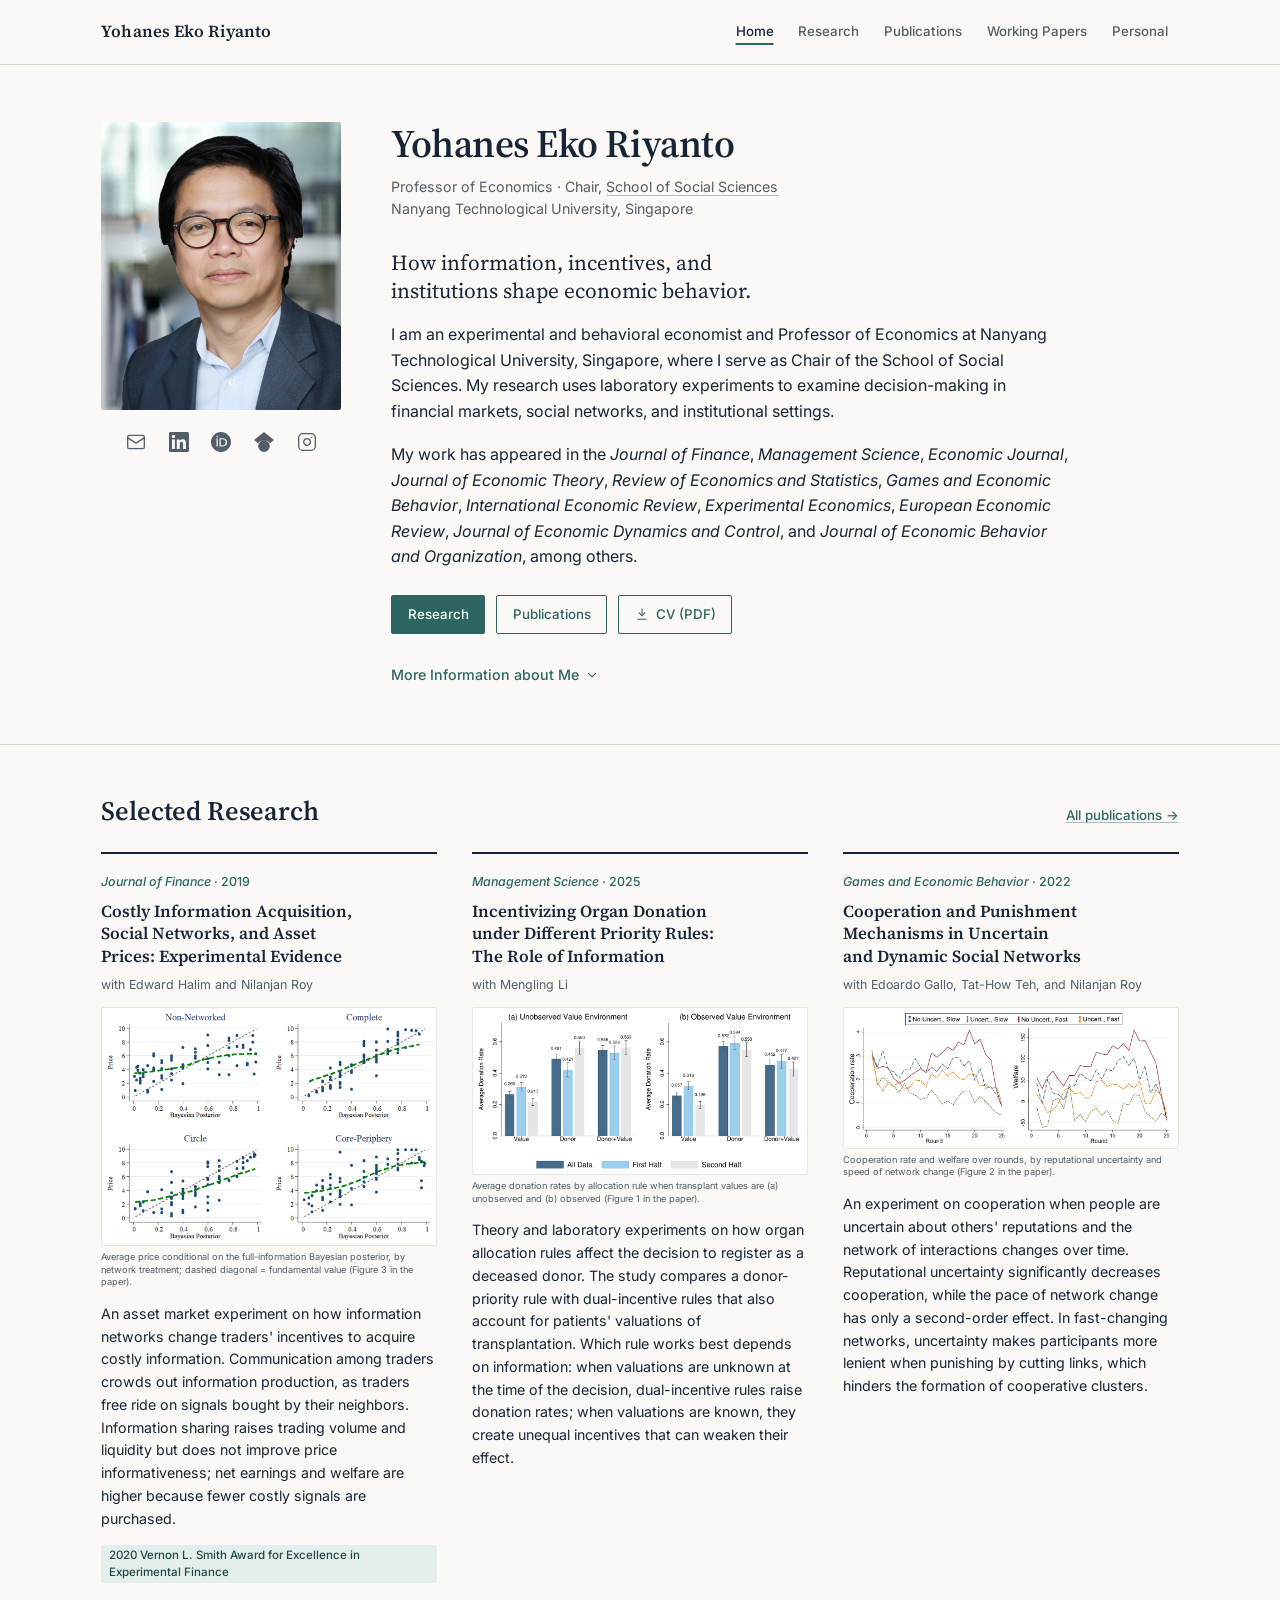
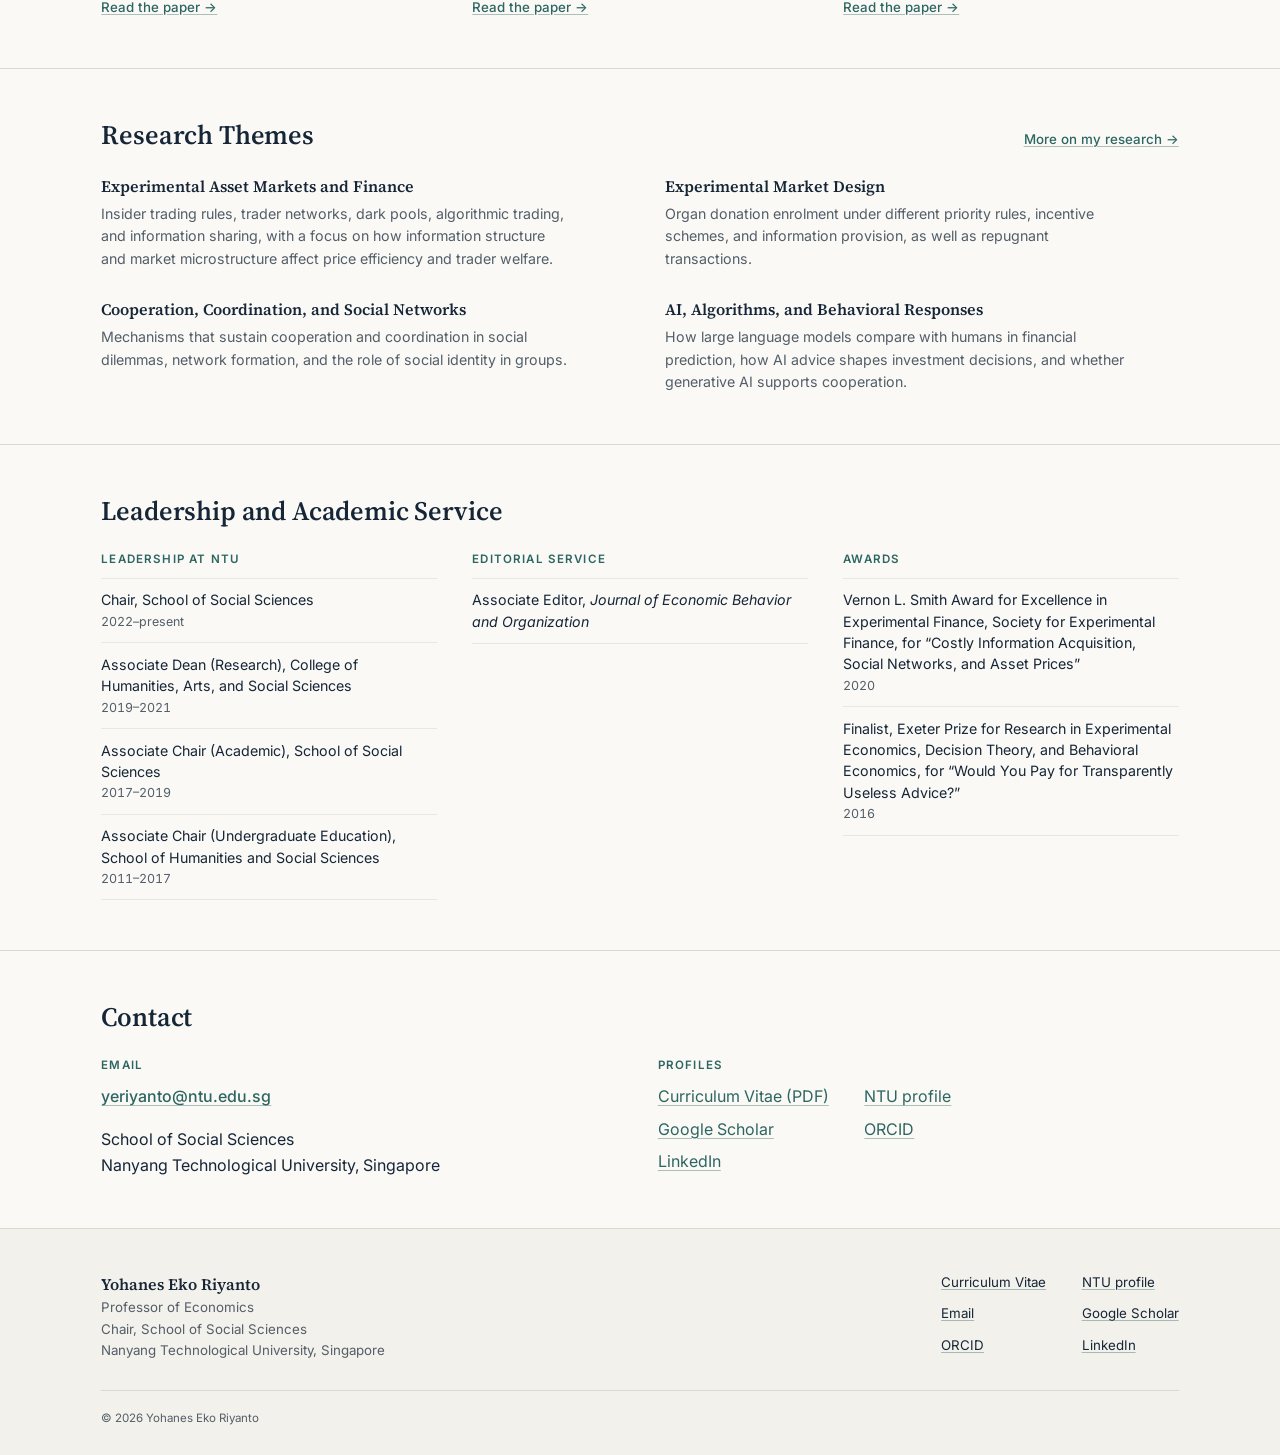
<file: index.html>
<!DOCTYPE html>
<html lang="en">
<head>
  <meta charset="UTF-8" />
  <meta name="viewport" content="width=device-width, initial-scale=1.0" />
  <meta name="description" content="Yohanes Eko Riyanto is Professor of Economics and Chair of the School of Social Sciences at Nanyang Technological University, Singapore. He studies how information, incentives, and institutions shape economic behavior using laboratory experiments." />
  <meta name="theme-color" content="#FAF9F6" />
  <title>Yohanes Eko Riyanto | Professor of Economics, NTU Singapore</title>
  <script>document.documentElement.classList.add('js');</script>
  <link rel="preconnect" href="https://fonts.googleapis.com" />
  <link rel="preconnect" href="https://fonts.gstatic.com" crossorigin />
  <link rel="stylesheet" href="https://fonts.googleapis.com/css2?family=Inter:wght@400;500;600&amp;family=Source+Serif+4:ital,opsz,wght@0,8..60,400;0,8..60,600;1,8..60,400&amp;display=swap" />
  <link rel="stylesheet" href="style.css" />
</head>
<body>

  <a class="skip-link" href="#main">Skip to content</a>

  <header class="site-header">
    <div class="container header-inner">
      <a class="brand" href="index.html">Yohanes Eko Riyanto</a>
      <button type="button" class="nav-toggle" aria-expanded="false" aria-controls="primary-nav">
        <span class="nav-toggle-bars" aria-hidden="true"></span>
        <span class="nav-toggle-label">Menu</span>
      </button>
      <nav class="site-nav" id="primary-nav" aria-label="Primary">
        <ul>
          <li><a href="index.html" aria-current="page">Home</a></li>
          <li><a href="research.html">Research</a></li>
          <li><a href="publications.html">Publications</a></li>
          <li><a href="working-papers.html">Working Papers</a></li>
          <li><a href="personal.html">Personal</a></li>
        </ul>
      </nav>
    </div>
  </header>

  <main id="main">

    <!-- 1–2. Identity, research statement, primary links -->
    <section class="intro" aria-labelledby="name">
      <div class="container intro-grid">

        <div class="intro-photo">
          <img src="images/profile_composite.png" alt="Portrait of Yohanes Eko Riyanto" width="240" height="288" />
          <ul class="intro-social">
            <li>
              <a href="mailto:yeriyanto@ntu.edu.sg" aria-label="Email" title="Email">
                <svg viewBox="0 0 24 24" fill="none" stroke="currentColor" stroke-width="1.6" stroke-linecap="round" stroke-linejoin="round" aria-hidden="true"><rect x="2" y="4" width="20" height="16" rx="2"/><path d="m22 7-8.97 5.7a1.94 1.94 0 0 1-2.06 0L2 7"/></svg>
              </a>
            </li>
            <li>
              <a href="https://www.linkedin.com/in/yohanes-eko-riyanto-58b27824" aria-label="LinkedIn" title="LinkedIn" target="_blank" rel="noopener noreferrer">
                <svg viewBox="0 0 24 24" fill="currentColor" aria-hidden="true"><path d="M20.447 20.452h-3.554v-5.569c0-1.328-.027-3.037-1.852-3.037-1.853 0-2.136 1.445-2.136 2.939v5.667H9.351V9h3.414v1.561h.046c.477-.9 1.637-1.85 3.37-1.85 3.601 0 4.267 2.37 4.267 5.455v6.286zM5.337 7.433a2.062 2.062 0 0 1-2.063-2.065 2.064 2.064 0 1 1 2.063 2.065zm1.782 13.019H3.555V9h3.564v11.452zM22.225 0H1.771C.792 0 0 .774 0 1.729v20.542C0 23.227.792 24 1.771 24h20.451C23.2 24 24 23.227 24 22.271V1.729C24 .774 23.2 0 22.222 0h.003z"/></svg>
              </a>
            </li>
            <li>
              <a href="https://orcid.org/0000-0001-7343-4043" aria-label="ORCID" title="ORCID" target="_blank" rel="noopener noreferrer">
                <svg viewBox="0 0 24 24" fill="currentColor" aria-hidden="true"><path d="M12 0C5.372 0 0 5.372 0 12s5.372 12 12 12 12-5.372 12-12S18.628 0 12 0zM7.369 4.378c.525 0 .947.431.947.947s-.422.947-.947.947-.947-.431-.947-.947.422-.947.947-.947zm-.722 3.038h1.444v10.041H6.647V7.416zm3.562 0h3.9c3.712 0 5.344 2.653 5.344 5.025 0 2.578-2.016 5.016-5.325 5.016h-3.919V7.416zm1.444 1.303v7.444h2.297c2.359 0 3.588-1.444 3.588-3.722s-1.313-3.722-3.588-3.722h-2.297z"/></svg>
              </a>
            </li>
            <li>
              <a href="https://scholar.google.com/citations?user=PZ6fS_QAAAAJ&amp;hl=en" aria-label="Google Scholar" title="Google Scholar" target="_blank" rel="noopener noreferrer">
                <svg viewBox="0 0 24 24" fill="currentColor" aria-hidden="true"><path d="M12 24a7 7 0 1 1 0-14 7 7 0 0 1 0 14zm0-24L0 9.5l4.838 3.94A8 8 0 0 1 12 10a8 8 0 0 1 7.162 3.44L24 9.5z"/></svg>
              </a>
            </li>
            <li>
              <a href="https://www.instagram.com/shutter_flick/" aria-label="Instagram" title="Instagram" target="_blank" rel="noopener noreferrer">
                <svg viewBox="0 0 24 24" fill="none" stroke="currentColor" stroke-width="1.6" stroke-linecap="round" stroke-linejoin="round" aria-hidden="true"><rect x="2" y="2" width="20" height="20" rx="5" ry="5"/><path d="M16 11.37A4 4 0 1 1 12.63 8 4 4 0 0 1 16 11.37z"/><line x1="17.5" y1="6.5" x2="17.51" y2="6.5"/></svg>
              </a>
            </li>
          </ul>
        </div>

        <div class="intro-text">
          <h1 id="name">Yohanes Eko Riyanto</h1>
          <p class="role">
            Professor of Economics · Chair, <a href="https://www.ntu.edu.sg/sss" target="_blank" rel="noopener noreferrer">School of Social Sciences</a><br />
            Nanyang Technological University, Singapore
          </p>

          <p class="statement">How information, incentives, and institutions shape economic behavior.</p>

          <div class="prose">
            <p>
              I am an experimental and behavioral economist and Professor of Economics at Nanyang Technological
              University, Singapore, where I serve as Chair of the School of Social Sciences. My research uses
              laboratory experiments to examine decision-making in financial markets, social networks,
              and institutional settings.
            </p>
            <p>
              My work has appeared in the <em>Journal of Finance</em>, <em>Management Science</em>,
              <em>Economic Journal</em>, <em>Journal of Economic Theory</em>,
              <em>Review of Economics and Statistics</em>, <em>Games and Economic Behavior</em>,
              <em>International Economic Review</em>, <em>Experimental Economics</em>,
              <em>European Economic Review</em>, <em>Journal of Economic Dynamics and Control</em>, and
              <em>Journal of Economic Behavior and Organization</em>, among others.
            </p>
          </div>

          <div class="intro-actions">
            <a class="btn btn-primary" href="research.html">Research</a>
            <a class="btn" href="publications.html">Publications</a>
            <a class="btn" href="cv.pdf" target="_blank" rel="noopener noreferrer">
              <svg viewBox="0 0 24 24" fill="none" stroke="currentColor" stroke-width="1.8" stroke-linecap="round" stroke-linejoin="round" aria-hidden="true"><path d="M12 3v12"/><path d="m7 10 5 5 5-5"/><path d="M5 21h14"/></svg>
              CV (PDF)
            </a>
          </div>

          <div class="intro-bio prose">
            <button type="button" class="text-button" data-disclosure aria-expanded="false" aria-controls="full-bio" data-open-label="Show less">
              <span class="disclosure-label">More Information about Me</span>
              <svg viewBox="0 0 24 24" fill="none" stroke="currentColor" stroke-width="2" stroke-linecap="round" stroke-linejoin="round" aria-hidden="true"><path d="m6 9 6 6 6-6"/></svg>
            </button>
            <div class="intro-bio-panel" id="full-bio">
              <p>
                Before becoming Chair, I served as Associate Dean (Research) of the College of Humanities, Arts,
                and Social Sciences, and held several school-level positions spanning research, academic affairs,
                and undergraduate education. I am an Associate Editor of the
                <em>Journal of Economic Behavior and Organization</em>. My research has attracted competitive
                funding from bodies including Singapore's National Research Foundation, Ministry of Education,
                Economic Development Board, Temasek Lab, AI Singapore, and the Hong Kong Research Grants Council.
              </p>
              <p>
                My teaching spans behavioral economics, experimental methods, and microeconomics. Outside the
                classroom, I have engaged with government agencies and industry partners, including Singapore's
                Land Transport Authority, Economic Development Board, and Ministry of Social and Family
                Development, on applied research. A collaboration with ENGIE and ERI@N through the PowerZ
                initiative explored whether information disclosure and behavioral design could encourage more
                energy-efficient choices in practice.
              </p>
            </div>
          </div>
        </div>

      </div>
    </section>

    <!-- 3. Selected research -->
    <section class="section" aria-labelledby="selected-title">
      <div class="container">
        <div class="section-head">
          <h2 class="section-title" id="selected-title">Selected Research</h2>
          <a class="section-link" href="publications.html">All publications →</a>
        </div>

        <ol class="selected-list">
          <li class="selected-item">
            <p class="selected-venue"><cite>Journal of Finance</cite> · 2019</p>
            <h3>Costly Information Acquisition, Social Networks, and Asset Prices: Experimental Evidence</h3>
            <p class="selected-authors">with Edward Halim and Nilanjan Roy</p>
            <figure class="selected-fig">
              <a href="images/research/jf2019-fig3.png" target="_blank" rel="noopener noreferrer">
                <img src="images/research/jf2019-fig3.png" alt="Four scatter plots of market prices against the full-information Bayesian posterior, by network treatment, each with a fitted curve of average price and a dashed line for the fundamental value. Prices track the fundamental value most closely in the complete network." width="1200" height="853" loading="lazy" />
              </a>
              <figcaption>Average price conditional on the full-information Bayesian posterior, by network treatment; dashed diagonal = fundamental value (Figure 3 in the paper).</figcaption>
            </figure>
            <p class="selected-summary">
              An asset market experiment on how information networks change traders' incentives to acquire
              costly information. Communication among traders crowds out information production, as traders
              free ride on signals bought by their neighbors. Information sharing raises trading volume and
              liquidity but does not improve price informativeness; net earnings and welfare are higher because
              fewer costly signals are purchased.
            </p>
            <span class="pub-badge">2020 Vernon L. Smith Award for Excellence in Experimental Finance</span>
            <a class="selected-link" href="https://doi.org/10.1111/jofi.12768" target="_blank" rel="noopener noreferrer">Read the paper<span class="visually-hidden">: Costly Information Acquisition, Social Networks, and Asset Prices</span> →</a>
          </li>

          <li class="selected-item">
            <p class="selected-venue"><cite>Management Science</cite> · 2025</p>
            <h3>Incentivizing Organ Donation under Different Priority Rules: The Role of Information</h3>
            <p class="selected-authors">with Mengling Li</p>
            <figure class="selected-fig">
              <a href="images/research/mnsc2025-fig1.png" target="_blank" rel="noopener noreferrer">
                <img src="images/research/mnsc2025-fig1.png" alt="Bar charts of average donation rates under the Value, Donor, and Donor+Value allocation rules. When values are unobserved, Donor+Value has the highest rate; when values are observed, Donor has the highest rate." width="1200" height="597" loading="lazy" />
              </a>
              <figcaption>Average donation rates by allocation rule when transplant values are (a) unobserved and (b) observed (Figure 1 in the paper).</figcaption>
            </figure>
            <p class="selected-summary">
              Theory and laboratory experiments on how organ allocation rules affect the decision to register as
              a deceased donor. The study compares a donor-priority rule with dual-incentive rules that also
              account for patients' valuations of transplantation. Which rule works best depends on information:
              when valuations are unknown at the time of the decision, dual-incentive rules raise donation rates;
              when valuations are known, they create unequal incentives that can weaken their effect.
            </p>
            <a class="selected-link" href="https://doi.org/10.1287/mnsc.2022.01530" target="_blank" rel="noopener noreferrer">Read the paper<span class="visually-hidden">: Incentivizing Organ Donation under Different Priority Rules</span> →</a>
          </li>

          <li class="selected-item">
            <p class="selected-venue"><cite>Games and Economic Behavior</cite> · 2022</p>
            <h3>Cooperation and Punishment Mechanisms in Uncertain and Dynamic Social Networks</h3>
            <p class="selected-authors">with Edoardo Gallo, Tat-How Teh, and Nilanjan Roy</p>
            <figure class="selected-fig">
              <a href="images/research/geb2022-fig2.png" target="_blank" rel="noopener noreferrer">
                <img src="images/research/geb2022-fig2.png" alt="Line charts of cooperation rate and welfare over 25 rounds in four treatments. Both are lower with reputational uncertainty, and highest with no uncertainty and fast network updating." width="1200" height="503" loading="lazy" />
              </a>
              <figcaption>Cooperation rate and welfare over rounds, by reputational uncertainty and speed of network change (Figure 2 in the paper).</figcaption>
            </figure>
            <p class="selected-summary">
              An experiment on cooperation when people are uncertain about others' reputations and the network
              of interactions changes over time. Reputational uncertainty significantly decreases cooperation,
              while the pace of network change has only a second-order effect. In fast-changing networks,
              uncertainty makes participants more lenient when punishing by cutting links, which hinders the
              formation of cooperative clusters.
            </p>
            <a class="selected-link" href="https://doi.org/10.1016/j.geb.2022.03.015" target="_blank" rel="noopener noreferrer">Read the paper<span class="visually-hidden">: Cooperation and Punishment Mechanisms in Uncertain and Dynamic Social Networks</span> →</a>
          </li>
        </ol>
      </div>
    </section>

    <!-- 4. Research themes -->
    <section class="section" aria-labelledby="themes-title">
      <div class="container">
        <div class="section-head">
          <h2 class="section-title" id="themes-title">Research Themes</h2>
          <a class="section-link" href="research.html">More on my research →</a>
        </div>
        <ul class="themes-grid">
          <li class="theme">
            <h3>Experimental Asset Markets and Finance</h3>
            <p>Insider trading rules, trader networks, dark pools, algorithmic trading, and information sharing, with a focus on how information structure and market microstructure affect price efficiency and trader welfare.</p>
          </li>
          <li class="theme">
            <h3>Experimental Market Design</h3>
            <p>Organ donation enrolment under different priority rules, incentive schemes, and information provision, as well as repugnant transactions.</p>
          </li>
          <li class="theme">
            <h3>Cooperation, Coordination, and Social Networks</h3>
            <p>Mechanisms that sustain cooperation and coordination in social dilemmas, network formation, and the role of social identity in groups.</p>
          </li>
          <li class="theme">
            <h3>AI, Algorithms, and Behavioral Responses</h3>
            <p>How large language models compare with humans in financial prediction, how AI advice shapes investment decisions, and whether generative AI supports cooperation.</p>
          </li>
        </ul>
      </div>
    </section>

    <!-- 5. Leadership and academic service -->
    <section class="section" aria-labelledby="service-title">
      <div class="container">
        <h2 class="section-title" id="service-title">Leadership and Academic Service</h2>
        <div class="service-grid">
          <div class="service-col">
            <h3>Leadership at NTU</h3>
            <ul class="entry-list">
              <li>Chair, School of Social Sciences<span class="entry-dates">2022–present</span></li>
              <li>Associate Dean (Research), College of Humanities, Arts, and Social Sciences<span class="entry-dates">2019–2021</span></li>
              <li>Associate Chair (Academic), School of Social Sciences<span class="entry-dates">2017–2019</span></li>
              <li>Associate Chair (Undergraduate Education), School of Humanities and Social Sciences<span class="entry-dates">2011–2017</span></li>
            </ul>
          </div>
          <div class="service-col">
            <h3>Editorial Service</h3>
            <ul class="entry-list">
              <li>Associate Editor, <em>Journal of Economic Behavior and Organization</em></li>
            </ul>
          </div>
          <div class="service-col">
            <h3>Awards</h3>
            <ul class="entry-list">
              <li>Vernon L. Smith Award for Excellence in Experimental Finance, Society for Experimental Finance, for “Costly Information Acquisition, Social Networks, and Asset Prices”<span class="entry-dates">2020</span></li>
              <li>Finalist, Exeter Prize for Research in Experimental Economics, Decision Theory, and Behavioral Economics, for “Would You Pay for Transparently Useless Advice?”<span class="entry-dates">2016</span></li>
            </ul>
          </div>
        </div>
      </div>
    </section>

    <!-- 6. Contact -->
    <section class="section" aria-labelledby="contact-title">
      <div class="container">
        <h2 class="section-title" id="contact-title">Contact</h2>
        <div class="contact-grid">
          <div>
            <h3>Email</h3>
            <p><a class="contact-email" href="mailto:yeriyanto@ntu.edu.sg">yeriyanto@ntu.edu.sg</a></p>
            <address>
              School of Social Sciences<br />
              Nanyang Technological University, Singapore
            </address>
          </div>
          <div>
            <h3>Profiles</h3>
            <ul class="profile-links">
              <li><a href="cv.pdf" target="_blank" rel="noopener noreferrer">Curriculum Vitae (PDF)</a></li>
              <li><a href="https://dr.ntu.edu.sg/cris/rp/rp00594" target="_blank" rel="noopener noreferrer">NTU profile</a></li>
              <li><a href="https://scholar.google.com/citations?user=PZ6fS_QAAAAJ&amp;hl=en" target="_blank" rel="noopener noreferrer">Google Scholar</a></li>
              <li><a href="https://orcid.org/0000-0001-7343-4043" target="_blank" rel="noopener noreferrer">ORCID</a></li>
              <li><a href="https://www.linkedin.com/in/yohanes-eko-riyanto-58b27824" target="_blank" rel="noopener noreferrer">LinkedIn</a></li>
            </ul>
          </div>
        </div>
      </div>
    </section>

  </main>

  <footer class="site-footer">
    <div class="container footer-inner">
      <div class="footer-id">
        <p class="footer-name">Yohanes Eko Riyanto</p>
        <p>Professor of Economics<br />Chair, School of Social Sciences<br />Nanyang Technological University, Singapore</p>
      </div>
      <ul class="footer-links">
        <li><a href="cv.pdf" target="_blank" rel="noopener noreferrer">Curriculum Vitae</a></li>
        <li><a href="https://dr.ntu.edu.sg/cris/rp/rp00594" target="_blank" rel="noopener noreferrer">NTU profile</a></li>
        <li><a href="mailto:yeriyanto@ntu.edu.sg">Email</a></li>
        <li><a href="https://scholar.google.com/citations?user=PZ6fS_QAAAAJ&amp;hl=en" target="_blank" rel="noopener noreferrer">Google Scholar</a></li>
        <li><a href="https://orcid.org/0000-0001-7343-4043" target="_blank" rel="noopener noreferrer">ORCID</a></li>
        <li><a href="https://www.linkedin.com/in/yohanes-eko-riyanto-58b27824" target="_blank" rel="noopener noreferrer">LinkedIn</a></li>
      </ul>
    </div>
    <div class="container">
      <div class="footer-base"><p>© 2026 Yohanes Eko Riyanto</p></div>
    </div>
  </footer>

  <script src="site.js" defer></script>

  <!-- Start of StatCounter Code -->
  <script type="text/javascript">
    var sc_project=3579013;
    var sc_invisible=1;
    var sc_security="729aae5e";
  </script>
  <script type="text/javascript" src="https://www.statcounter.com/counter/counter.js" async></script>
  <noscript><div class="statcounter"><a title="web analytics" href="https://statcounter.com/" target="_blank"><img class="statcounter" src="https://c.statcounter.com/3579013/0/729aae5e/1/" alt="web analytics" referrerPolicy="no-referrer-when-downgrade"></a></div></noscript>
  <!-- End of StatCounter Code -->

</body>
</html>
</file>
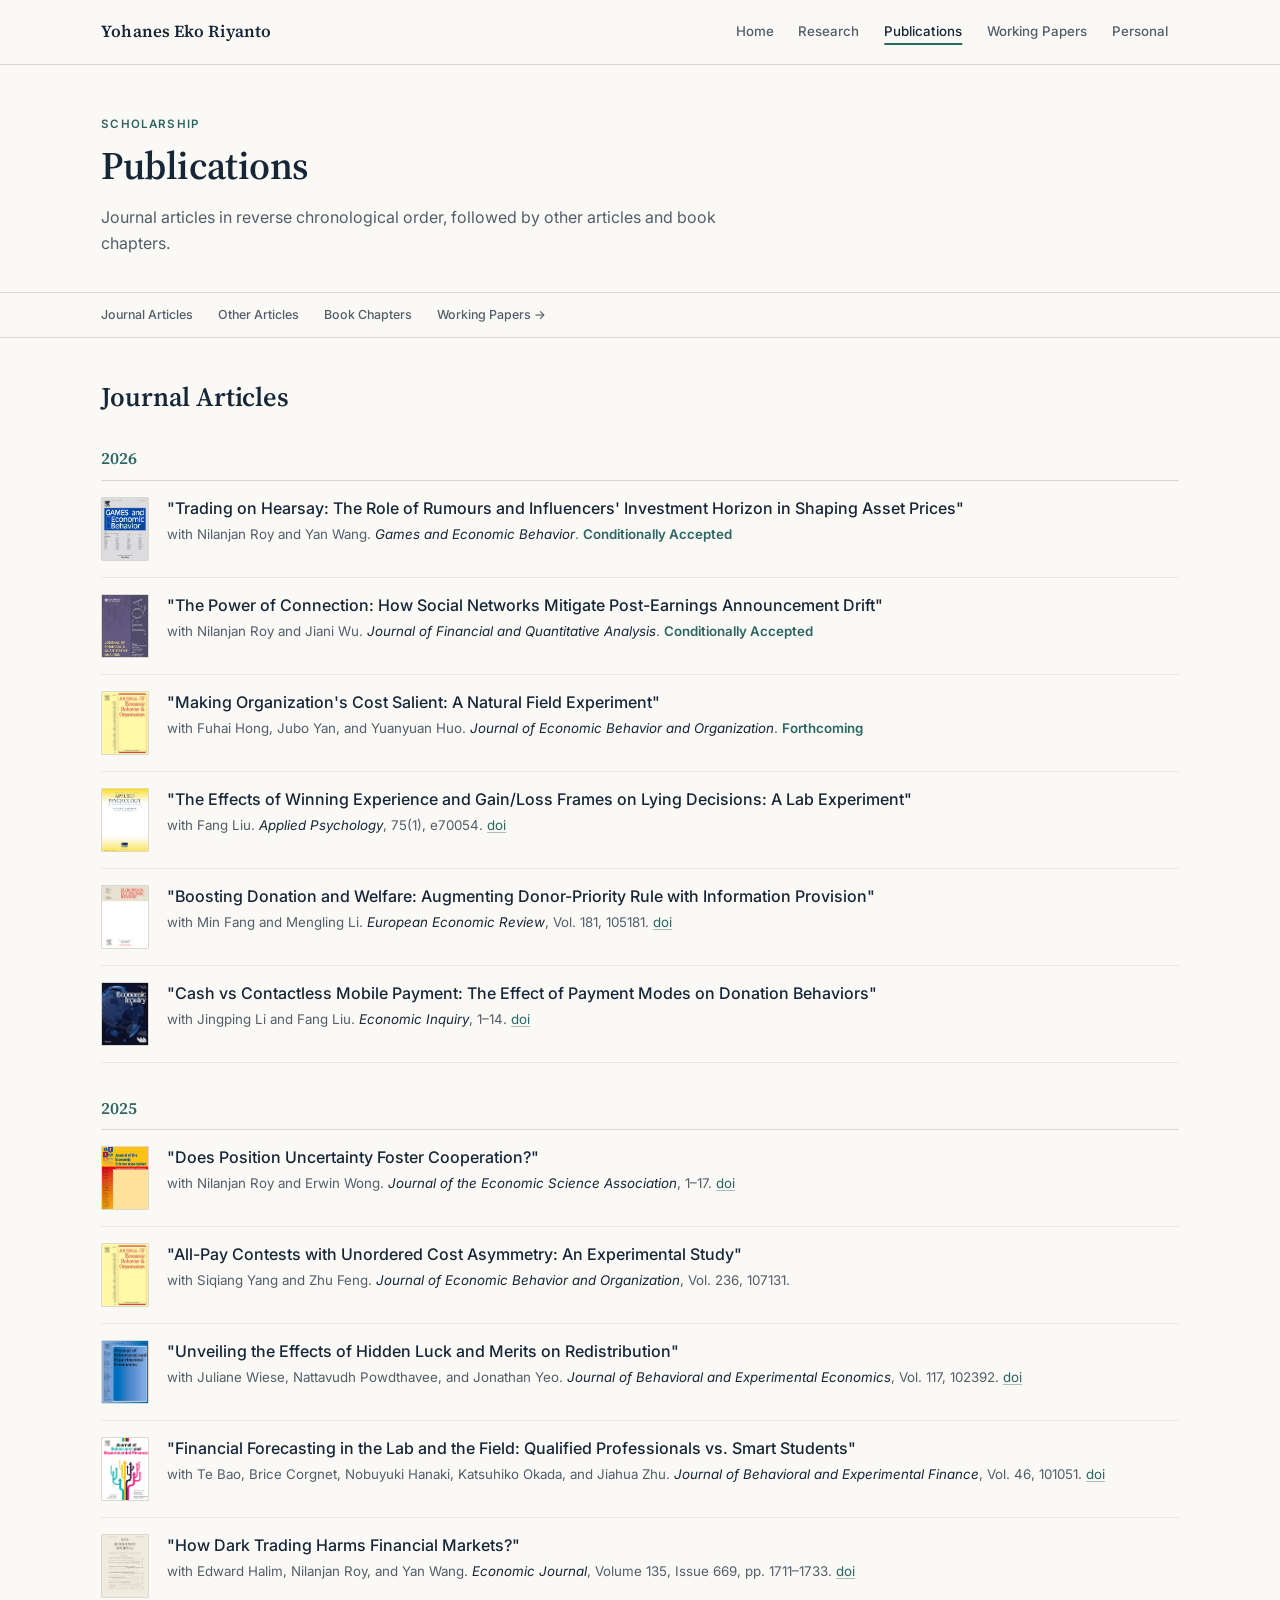
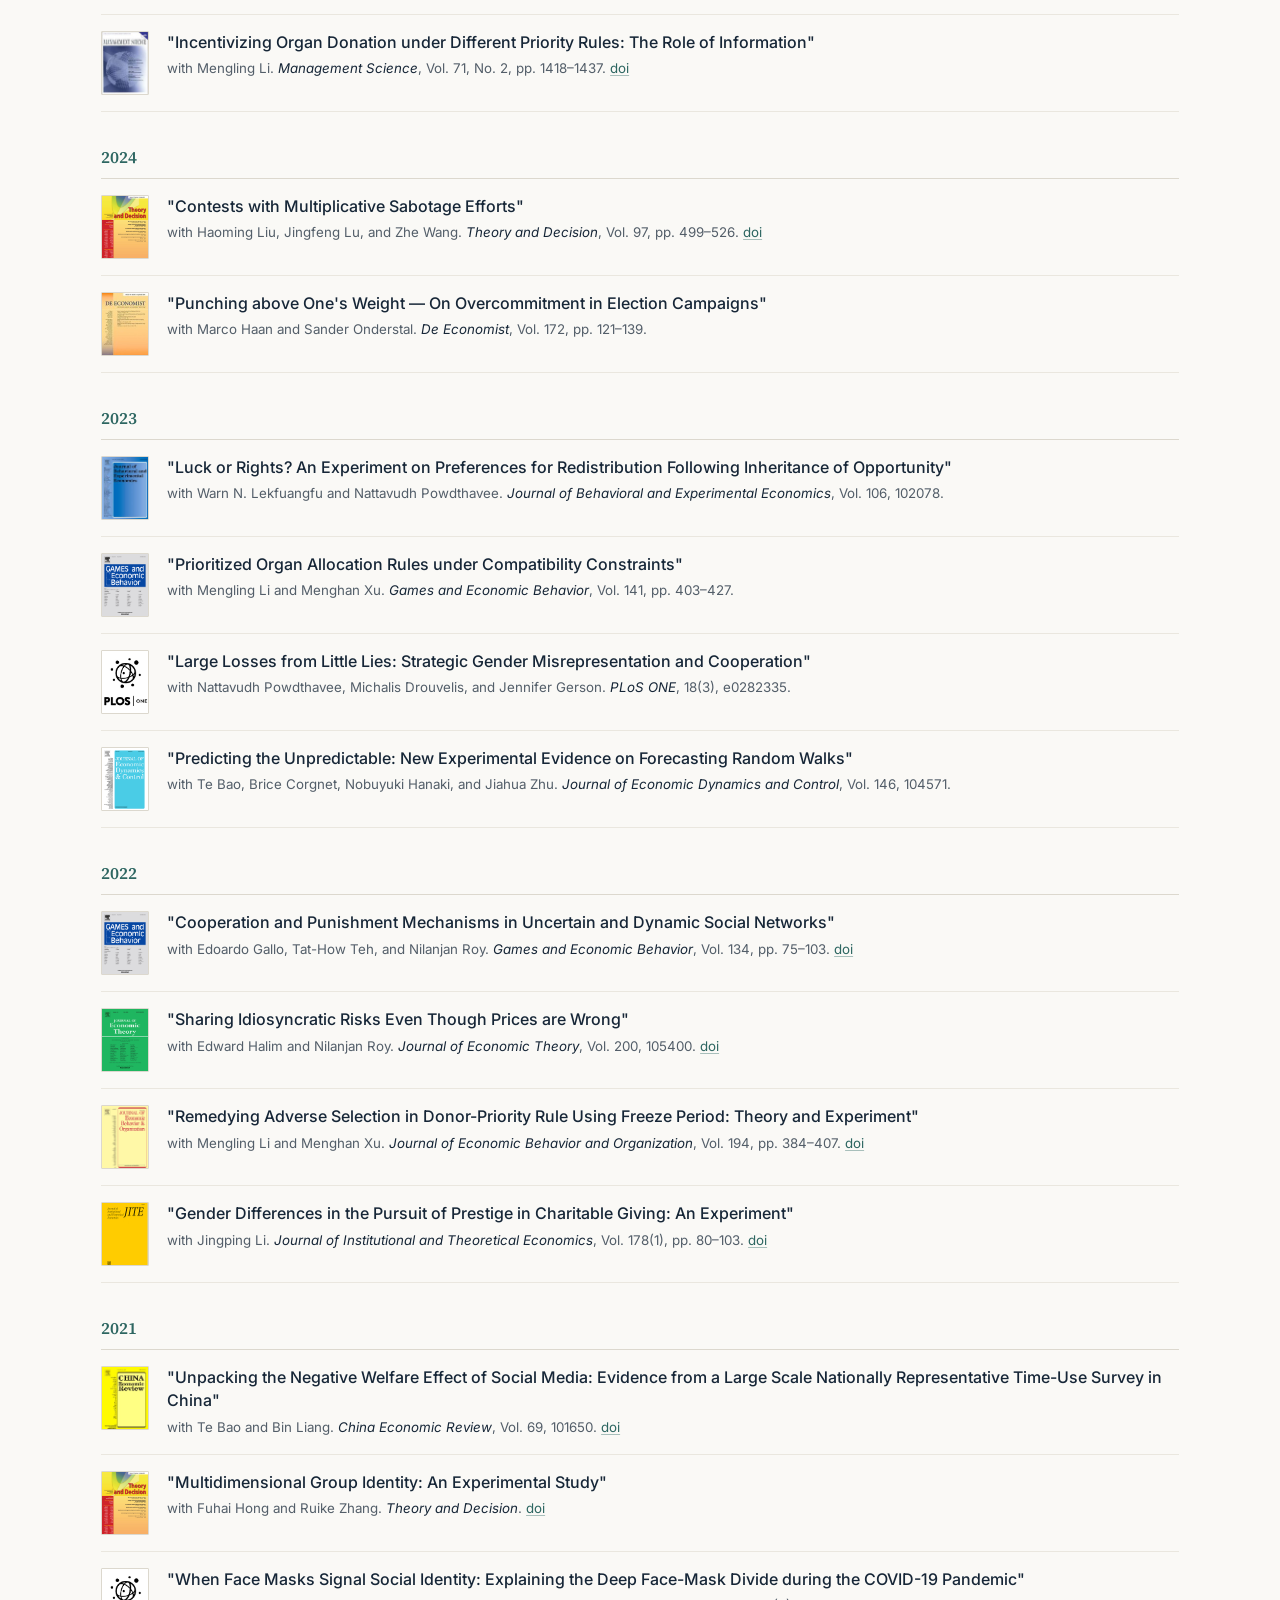
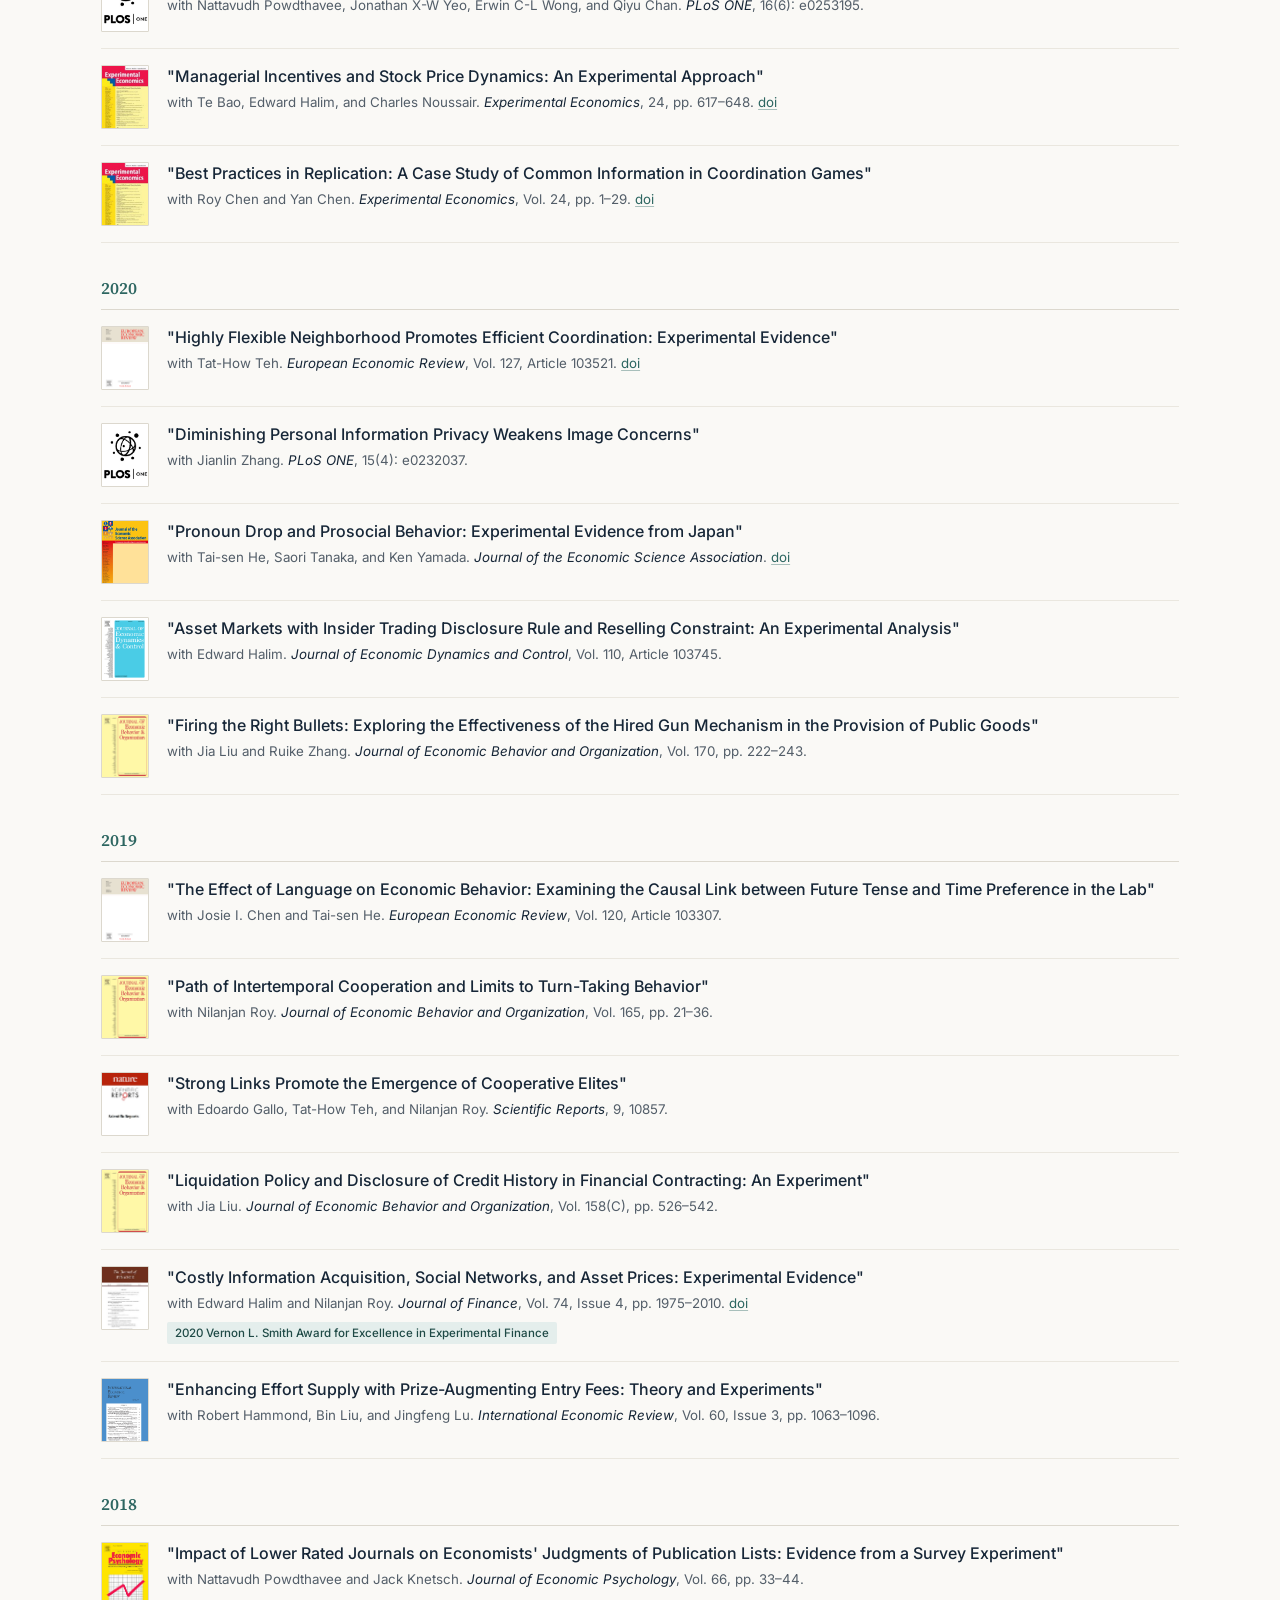
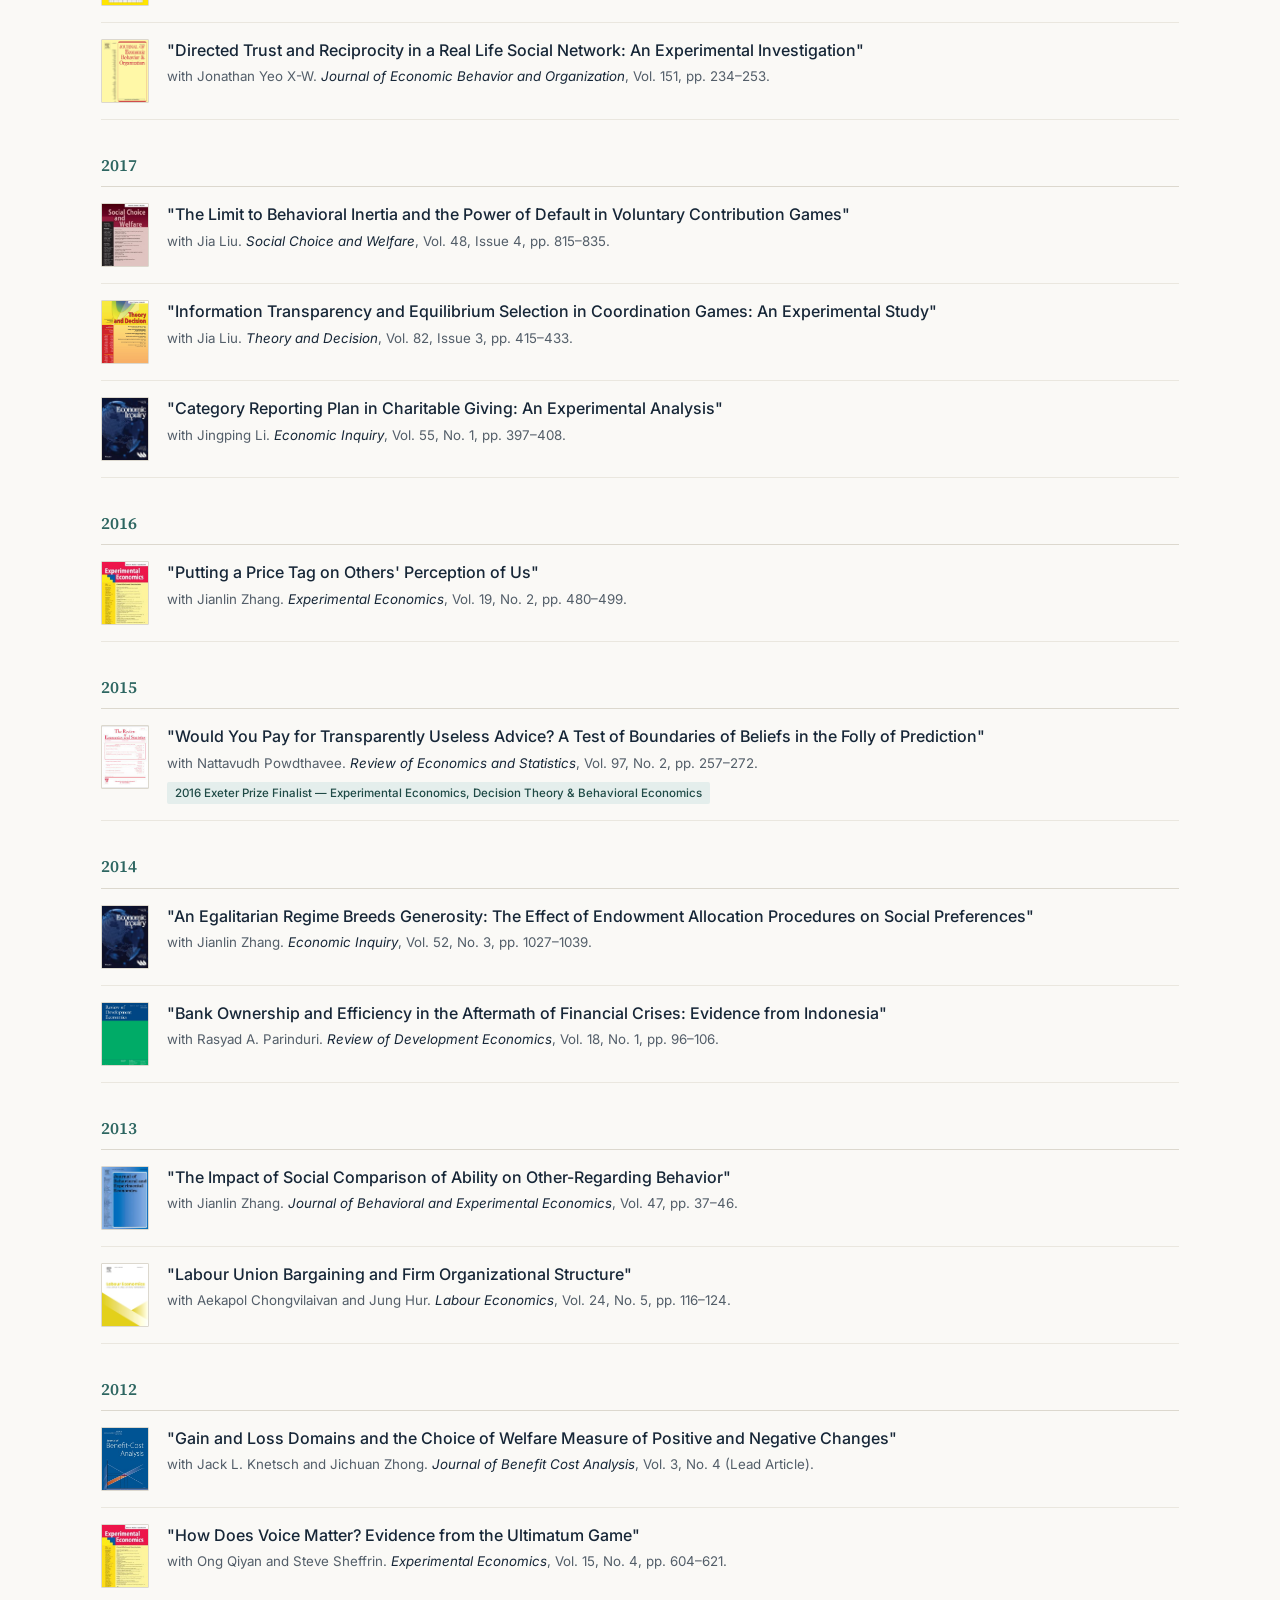
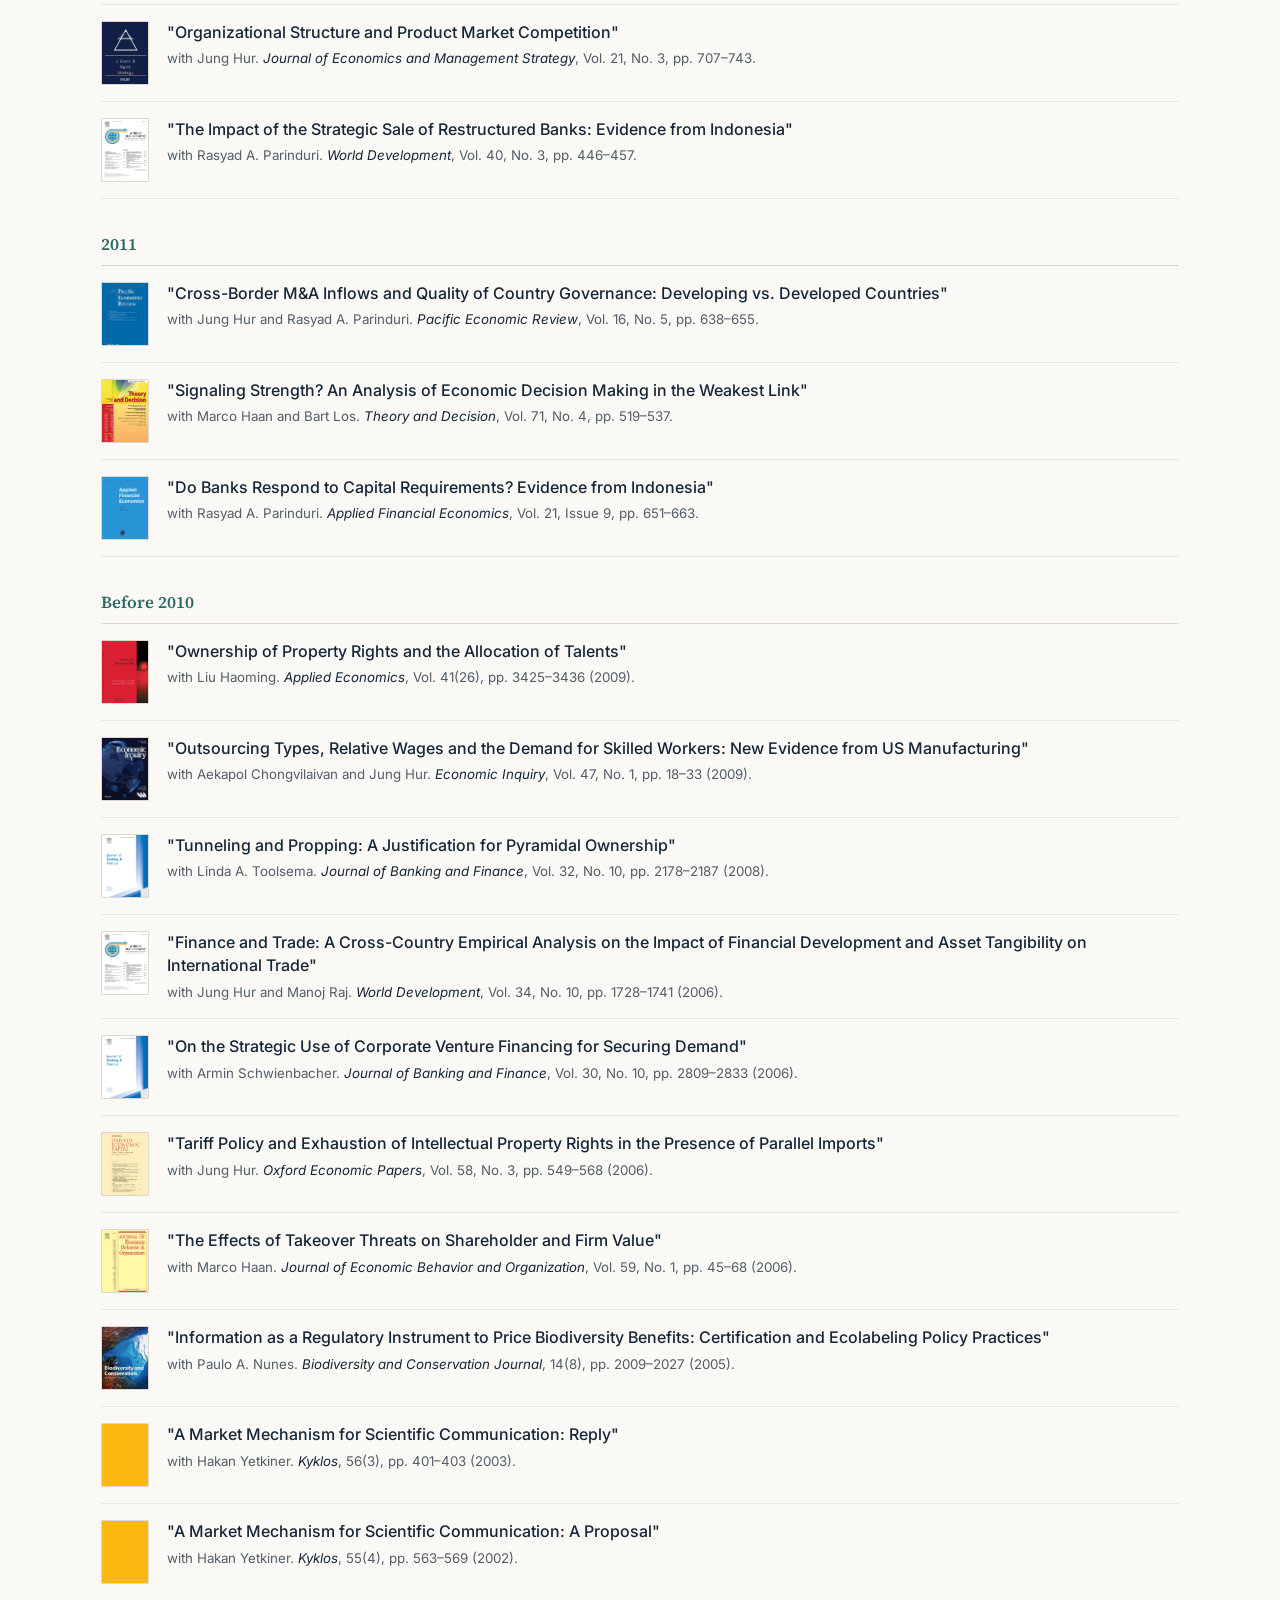
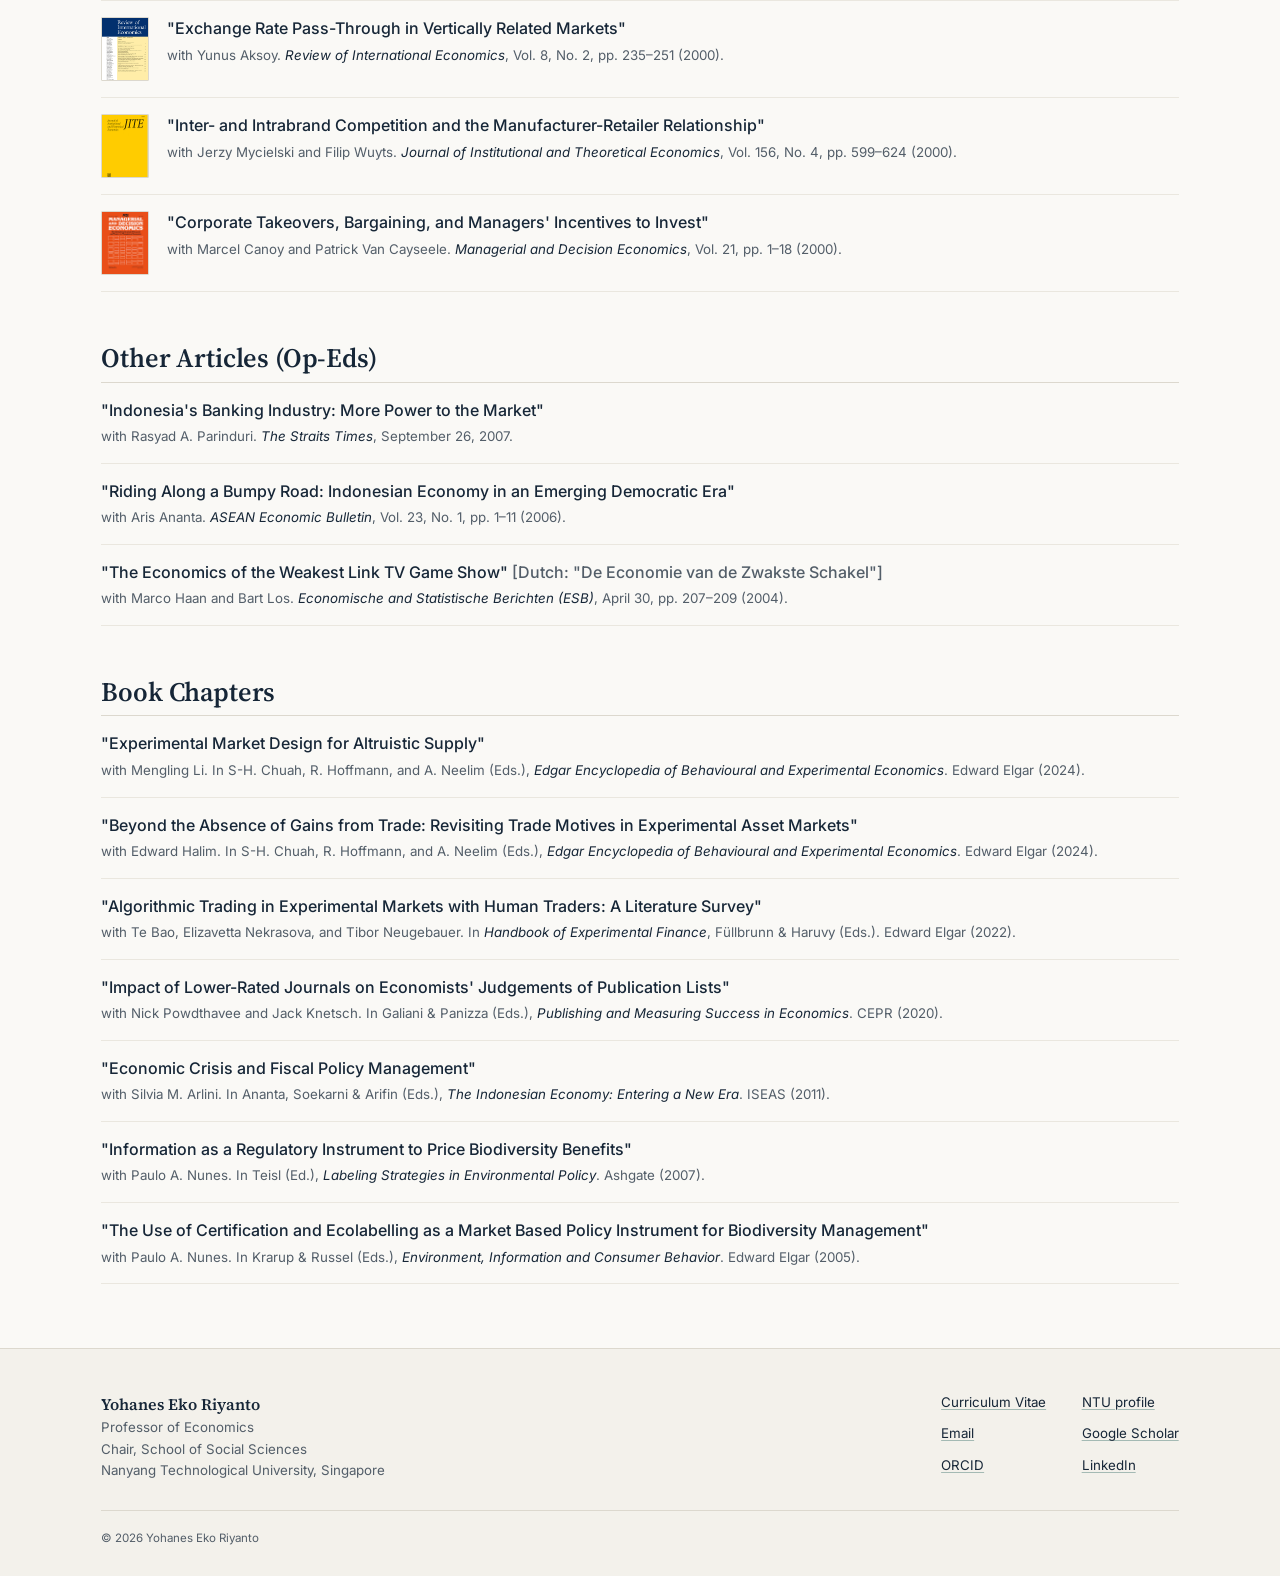
<file: publications.html>
<!DOCTYPE html>
<html lang="en">
<head>
  <meta charset="UTF-8" />
  <meta name="viewport" content="width=device-width, initial-scale=1.0" />
  <meta name="description" content="Full list of publications by Yohanes Eko Riyanto, organized chronologically." />
  <meta name="theme-color" content="#FAF9F6" />
  <title>Publications | Yohanes Eko Riyanto</title>
  <script>document.documentElement.classList.add('js');</script>
  <link rel="preconnect" href="https://fonts.googleapis.com" />
  <link rel="preconnect" href="https://fonts.gstatic.com" crossorigin />
  <link rel="stylesheet" href="https://fonts.googleapis.com/css2?family=Inter:wght@400;500;600&amp;family=Source+Serif+4:ital,opsz,wght@0,8..60,400;0,8..60,600;1,8..60,400&amp;display=swap" />
  <link rel="stylesheet" href="style.css" />
</head>
<body>

  <a class="skip-link" href="#main">Skip to content</a>

  <header class="site-header">
    <div class="container header-inner">
      <a class="brand" href="index.html">Yohanes Eko Riyanto</a>
      <button type="button" class="nav-toggle" aria-expanded="false" aria-controls="primary-nav">
        <span class="nav-toggle-bars" aria-hidden="true"></span>
        <span class="nav-toggle-label">Menu</span>
      </button>
      <nav class="site-nav" id="primary-nav" aria-label="Primary">
        <ul>
          <li><a href="index.html">Home</a></li>
          <li><a href="research.html">Research</a></li>
          <li><a href="publications.html" aria-current="page">Publications</a></li>
          <li><a href="working-papers.html">Working Papers</a></li>
          <li><a href="personal.html">Personal</a></li>
        </ul>
      </nav>
    </div>
  </header>

  <main id="main">
  <header class="page-header">
    <div class="container">
      <p class="eyebrow">Scholarship</p>
      <h1>Publications</h1>
      <p class="page-intro">Journal articles in reverse chronological order, followed by other articles and book chapters.</p>
    </div>
  </header>

  <!-- ── Section Navigation ── -->
  <nav class="section-nav" aria-label="Publication categories">
    <div class="container section-nav-inner">
      <a href="#articles">Journal Articles</a>
      <a href="#other">Other Articles</a>
      <a href="#chapters">Book Chapters</a>
      <a href="working-papers.html">Working Papers →</a>
    </div>
  </nav>

  <!-- ── Journal Articles ── -->
  <div class="pub-section">
    <div class="container">

      <h2 class="cat-header" id="articles">Journal Articles</h2>

      <!-- 2026 -->
      <div class="year-header" id="y2026">2026</div>
      <ul class="pub-list">

        <li class="pub-item">
          <div class="pub-with-cover">
            <img src="images/GEB.jpg" alt="Games and Economic Behavior" class="pub-cover" loading="lazy" />
            <div>
              <p class="pub-title">"Trading on Hearsay: The Role of Rumours and Influencers' Investment Horizon in Shaping Asset Prices"</p>
              <p class="pub-meta">
                <span class="coauthors">with Nilanjan Roy and Yan Wang. </span>
                <span class="journal">Games and Economic Behavior</span>.
                <span class="pub-status">Conditionally Accepted</span>
              </p>
            </div>
          </div>
        </li>

        <li class="pub-item">
          <div class="pub-with-cover">
            <img src="images/JFQA.jpg" alt="Journal of Financial and Quantitative Analysis" class="pub-cover" loading="lazy" />
            <div>
              <p class="pub-title">"The Power of Connection: How Social Networks Mitigate Post-Earnings Announcement Drift"</p>
              <p class="pub-meta">
                <span class="coauthors">with Nilanjan Roy and Jiani Wu. </span>
                <span class="journal">Journal of Financial and Quantitative Analysis</span>.
                <span class="pub-status">Conditionally Accepted</span>
              </p>
            </div>
          </div>
        </li>

        <li class="pub-item">
          <div class="pub-with-cover">
            <img src="images/JEBO.png" alt="Journal of Economic Behavior and Organization" class="pub-cover" loading="lazy" />
            <div>
              <p class="pub-title">"Making Organization's Cost Salient: A Natural Field Experiment"</p>
              <p class="pub-meta">
                <span class="coauthors">with Fuhai Hong, Jubo Yan, and Yuanyuan Huo. </span>
                <span class="journal">Journal of Economic Behavior and Organization</span>.
                <span class="pub-status">Forthcoming</span>
              </p>
            </div>
          </div>
        </li>


        <li class="pub-item">
          <div class="pub-with-cover">
            <img src="images/Applied%20Psychology.jpg" alt="Applied Psychology" class="pub-cover" loading="lazy" />
            <div>
              <p class="pub-title">"The Effects of Winning Experience and Gain/Loss Frames on Lying Decisions: A Lab Experiment"</p>
              <p class="pub-meta">
                <span class="coauthors">with Fang Liu. </span>
                <span class="journal">Applied Psychology</span>, 75(1), e70054.
                <a href="https://doi.org/10.1111/apps.70054" target="_blank" rel="noopener noreferrer">doi</a>
              </p>
            </div>
          </div>
        </li>

        <li class="pub-item">
          <div class="pub-with-cover">
            <img src="images/EER.png" alt="European Economic Review" class="pub-cover" loading="lazy" />
            <div>
              <p class="pub-title">"Boosting Donation and Welfare: Augmenting Donor-Priority Rule with Information Provision"</p>
              <p class="pub-meta">
                <span class="coauthors">with Min Fang and Mengling Li. </span>
                <span class="journal">European Economic Review</span>, Vol. 181, 105181.
                <a href="https://doi.org/10.1016/j.euroecorev.2025.105181" target="_blank" rel="noopener noreferrer">doi</a>
              </p>
            </div>
          </div>
        </li>

        <li class="pub-item">
          <div class="pub-with-cover">
            <img src="images/EC_INQ.jpeg" alt="Economic Inquiry" class="pub-cover" loading="lazy" />
            <div>
              <p class="pub-title">"Cash vs Contactless Mobile Payment: The Effect of Payment Modes on Donation Behaviors"</p>
              <p class="pub-meta">
                <span class="coauthors">with Jingping Li and Fang Liu. </span>
                <span class="journal">Economic Inquiry</span>, 1–14.
                <a href="https://doi.org/10.1111/ecin.70047" target="_blank" rel="noopener noreferrer">doi</a>
              </p>
            </div>
          </div>
        </li>

      </ul>

      <!-- 2025 -->
      <div class="year-header" id="y2025">2025</div>
      <ul class="pub-list">

        <li class="pub-item">
          <div class="pub-with-cover">
            <img src="images/JESA.jpg" alt="Journal of the Economic Science Association" class="pub-cover" loading="lazy" />
            <div>
              <p class="pub-title">"Does Position Uncertainty Foster Cooperation?"</p>
              <p class="pub-meta">
                <span class="coauthors">with Nilanjan Roy and Erwin Wong. </span>
                <span class="journal">Journal of the Economic Science Association</span>, 1–17.
                <a href="https://doi.org/10.1017/esa.2025.10020" target="_blank" rel="noopener noreferrer">doi</a>
              </p>
            </div>
          </div>
        </li>

        <li class="pub-item">
          <div class="pub-with-cover">
            <img src="images/JEBO.png" alt="Journal of Economic Behavior and Organization" class="pub-cover" loading="lazy" />
            <div>
              <p class="pub-title">"All-Pay Contests with Unordered Cost Asymmetry: An Experimental Study"</p>
              <p class="pub-meta">
                <span class="coauthors">with Siqiang Yang and Zhu Feng. </span>
                <span class="journal">Journal of Economic Behavior and Organization</span>, Vol. 236, 107131.
              </p>
            </div>
          </div>
        </li>

        <li class="pub-item">
          <div class="pub-with-cover">
            <img src="images/JBEE.jpeg" alt="Journal of Behavioral and Experimental Economics" class="pub-cover" loading="lazy" />
            <div>
              <p class="pub-title">"Unveiling the Effects of Hidden Luck and Merits on Redistribution"</p>
              <p class="pub-meta">
                <span class="coauthors">with Juliane Wiese, Nattavudh Powdthavee, and Jonathan Yeo. </span>
                <span class="journal">Journal of Behavioral and Experimental Economics</span>, Vol. 117, 102392.
                <a href="https://doi.org/10.1016/j.socec.2025.102392" target="_blank" rel="noopener noreferrer">doi</a>
              </p>
            </div>
          </div>
        </li>

        <li class="pub-item">
          <div class="pub-with-cover">
            <img src="images/JBEF.png" alt="Journal of Behavioral and Experimental Finance" class="pub-cover" loading="lazy" />
            <div>
              <p class="pub-title">"Financial Forecasting in the Lab and the Field: Qualified Professionals vs. Smart Students"</p>
              <p class="pub-meta">
                <span class="coauthors">with Te Bao, Brice Corgnet, Nobuyuki Hanaki, Katsuhiko Okada, and Jiahua Zhu. </span>
                <span class="journal">Journal of Behavioral and Experimental Finance</span>, Vol. 46, 101051.
                <a href="https://doi.org/10.1016/j.jbef.2025.101051" target="_blank" rel="noopener noreferrer">doi</a>
              </p>
            </div>
          </div>
        </li>

        <li class="pub-item">
          <div class="pub-with-cover">
            <img src="images/EJ.jpg" alt="Economic Journal" class="pub-cover" loading="lazy" />
            <div>
              <p class="pub-title">"How Dark Trading Harms Financial Markets?"</p>
              <p class="pub-meta">
                <span class="coauthors">with Edward Halim, Nilanjan Roy, and Yan Wang. </span>
                <span class="journal">Economic Journal</span>, Volume 135, Issue 669, pp. 1711–1733.
                <a href="https://doi.org/10.1093/ej/ueaf007" target="_blank" rel="noopener noreferrer">doi</a>
              </p>
            </div>
          </div>
        </li>

        <li class="pub-item">
          <div class="pub-with-cover">
            <img src="images/MgtSci.jpg" alt="Management Science" class="pub-cover" loading="lazy" />
            <div>
              <p class="pub-title">"Incentivizing Organ Donation under Different Priority Rules: The Role of Information"</p>
              <p class="pub-meta">
                <span class="coauthors">with Mengling Li. </span>
                <span class="journal">Management Science</span>, Vol. 71, No. 2, pp. 1418–1437.
                <a href="https://doi.org/10.1287/mnsc.2022.01530" target="_blank" rel="noopener noreferrer">doi</a>
              </p>
            </div>
          </div>
        </li>

      </ul>

      <!-- 2024 -->
      <div class="year-header" id="y2024">2024</div>
      <ul class="pub-list">

        <li class="pub-item">
          <div class="pub-with-cover">
            <img src="images/Theory%20and%20Decision.jpg" alt="Theory and Decision" class="pub-cover" loading="lazy" />
            <div>
              <p class="pub-title">"Contests with Multiplicative Sabotage Efforts"</p>
              <p class="pub-meta">
                <span class="coauthors">with Haoming Liu, Jingfeng Lu, and Zhe Wang. </span>
                <span class="journal">Theory and Decision</span>, Vol. 97, pp. 499–526.
                <a href="https://doi.org/10.1007/s11238-024-09983-x" target="_blank" rel="noopener noreferrer">doi</a>
              </p>
            </div>
          </div>
        </li>

        <li class="pub-item">
          <div class="pub-with-cover">
            <img src="images/DeEconomist.jpg" alt="De Economist" class="pub-cover" loading="lazy" />
            <div>
              <p class="pub-title">"Punching above One's Weight — On Overcommitment in Election Campaigns"</p>
              <p class="pub-meta">
                <span class="coauthors">with Marco Haan and Sander Onderstal. </span>
                <span class="journal">De Economist</span>, Vol. 172, pp. 121–139.
              </p>
            </div>
          </div>
        </li>

      </ul>

      <!-- 2023 -->
      <div class="year-header" id="y2023">2023</div>
      <ul class="pub-list">

        <li class="pub-item">
          <div class="pub-with-cover">
            <img src="images/JBEE.jpeg" alt="Journal of Behavioral and Experimental Economics" class="pub-cover" loading="lazy" />
            <div>
              <p class="pub-title">"Luck or Rights? An Experiment on Preferences for Redistribution Following Inheritance of Opportunity"</p>
              <p class="pub-meta">
                <span class="coauthors">with Warn N. Lekfuangfu and Nattavudh Powdthavee. </span>
                <span class="journal">Journal of Behavioral and Experimental Economics</span>, Vol. 106, 102078.
              </p>
            </div>
          </div>
        </li>

        <li class="pub-item">
          <div class="pub-with-cover">
            <img src="images/GEB.jpg" alt="Games and Economic Behavior" class="pub-cover" loading="lazy" />
            <div>
              <p class="pub-title">"Prioritized Organ Allocation Rules under Compatibility Constraints"</p>
              <p class="pub-meta">
                <span class="coauthors">with Mengling Li and Menghan Xu. </span>
                <span class="journal">Games and Economic Behavior</span>, Vol. 141, pp. 403–427.
              </p>
            </div>
          </div>
        </li>

        <li class="pub-item">
          <div class="pub-with-cover">
            <img src="images/PLOS_ONE_logo.jpg" alt="PLoS ONE" class="pub-cover" loading="lazy" />
            <div>
              <p class="pub-title">"Large Losses from Little Lies: Strategic Gender Misrepresentation and Cooperation"</p>
              <p class="pub-meta">
                <span class="coauthors">with Nattavudh Powdthavee, Michalis Drouvelis, and Jennifer Gerson. </span>
                <span class="journal">PLoS ONE</span>, 18(3), e0282335.
              </p>
            </div>
          </div>
        </li>

        <li class="pub-item">
          <div class="pub-with-cover">
            <img src="images/JEDC.jpg" alt="Journal of Economic Dynamics and Control" class="pub-cover" loading="lazy" />
            <div>
              <p class="pub-title">"Predicting the Unpredictable: New Experimental Evidence on Forecasting Random Walks"</p>
              <p class="pub-meta">
                <span class="coauthors">with Te Bao, Brice Corgnet, Nobuyuki Hanaki, and Jiahua Zhu. </span>
                <span class="journal">Journal of Economic Dynamics and Control</span>, Vol. 146, 104571.
              </p>
            </div>
          </div>
        </li>

      </ul>

      <!-- 2022 -->
      <div class="year-header" id="y2022">2022</div>
      <ul class="pub-list">

        <li class="pub-item">
          <div class="pub-with-cover">
            <img src="images/GEB.jpg" alt="Games and Economic Behavior" class="pub-cover" loading="lazy" />
            <div>
              <p class="pub-title">"Cooperation and Punishment Mechanisms in Uncertain and Dynamic Social Networks"</p>
              <p class="pub-meta">
                <span class="coauthors">with Edoardo Gallo, Tat-How Teh, and Nilanjan Roy. </span>
                <span class="journal">Games and Economic Behavior</span>, Vol. 134, pp. 75–103.
                <a href="https://doi.org/10.1016/j.geb.2022.03.015" target="_blank" rel="noopener noreferrer">doi</a>
              </p>
            </div>
          </div>
        </li>

        <li class="pub-item">
          <div class="pub-with-cover">
            <img src="images/JET.jpg" alt="Journal of Economic Theory" class="pub-cover" loading="lazy" />
            <div>
              <p class="pub-title">"Sharing Idiosyncratic Risks Even Though Prices are Wrong"</p>
              <p class="pub-meta">
                <span class="coauthors">with Edward Halim and Nilanjan Roy. </span>
                <span class="journal">Journal of Economic Theory</span>, Vol. 200, 105400.
                <a href="https://doi.org/10.1016/j.jet.2021.105400" target="_blank" rel="noopener noreferrer">doi</a>
              </p>
            </div>
          </div>
        </li>

        <li class="pub-item">
          <div class="pub-with-cover">
            <img src="images/JEBO.png" alt="Journal of Economic Behavior and Organization" class="pub-cover" loading="lazy" />
            <div>
              <p class="pub-title">"Remedying Adverse Selection in Donor-Priority Rule Using Freeze Period: Theory and Experiment"</p>
              <p class="pub-meta">
                <span class="coauthors">with Mengling Li and Menghan Xu. </span>
                <span class="journal">Journal of Economic Behavior and Organization</span>, Vol. 194, pp. 384–407.
                <a href="https://doi.org/10.1016/j.jebo.2021.12.021" target="_blank" rel="noopener noreferrer">doi</a>
              </p>
            </div>
          </div>
        </li>

        <li class="pub-item">
          <div class="pub-with-cover">
            <img src="images/JITE.png" alt="Journal of Institutional and Theoretical Economics" class="pub-cover" loading="lazy" />
            <div>
              <p class="pub-title">"Gender Differences in the Pursuit of Prestige in Charitable Giving: An Experiment"</p>
              <p class="pub-meta">
                <span class="coauthors">with Jingping Li. </span>
                <span class="journal">Journal of Institutional and Theoretical Economics</span>, Vol. 178(1), pp. 80–103.
                <a href="https://doi.org/10.1628/jite-2022-0004" target="_blank" rel="noopener noreferrer">doi</a>
              </p>
            </div>
          </div>
        </li>

      </ul>

      <!-- 2021 -->
      <div class="year-header" id="y2021">2021</div>
      <ul class="pub-list">

        <li class="pub-item">
          <div class="pub-with-cover">
            <img src="images/CER.jpg" alt="China Economic Review" class="pub-cover" loading="lazy" />
            <div>
              <p class="pub-title">"Unpacking the Negative Welfare Effect of Social Media: Evidence from a Large Scale Nationally Representative Time-Use Survey in China"</p>
              <p class="pub-meta">
                <span class="coauthors">with Te Bao and Bin Liang. </span>
                <span class="journal">China Economic Review</span>, Vol. 69, 101650.
                <a href="https://doi.org/10.1016/j.chieco.2021.101650" target="_blank" rel="noopener noreferrer">doi</a>
              </p>
            </div>
          </div>
        </li>

        <li class="pub-item">
          <div class="pub-with-cover">
            <img src="images/Theory%20and%20Decision.jpg" alt="Theory and Decision" class="pub-cover" loading="lazy" />
            <div>
              <p class="pub-title">"Multidimensional Group Identity: An Experimental Study"</p>
              <p class="pub-meta">
                <span class="coauthors">with Fuhai Hong and Ruike Zhang. </span>
                <span class="journal">Theory and Decision</span>.
                <a href="https://doi.org/10.1007/s11238-021-09834-z" target="_blank" rel="noopener noreferrer">doi</a>
              </p>
            </div>
          </div>
        </li>

        <li class="pub-item">
          <div class="pub-with-cover">
            <img src="images/PLOS_ONE_logo.jpg" alt="PLoS ONE" class="pub-cover" loading="lazy" />
            <div>
              <p class="pub-title">"When Face Masks Signal Social Identity: Explaining the Deep Face-Mask Divide during the COVID-19 Pandemic"</p>
              <p class="pub-meta">
                <span class="coauthors">with Nattavudh Powdthavee, Jonathan X-W Yeo, Erwin C-L Wong, and Qiyu Chan. </span>
                <span class="journal">PLoS ONE</span>, 16(6): e0253195.
              </p>
            </div>
          </div>
        </li>

        <li class="pub-item">
          <div class="pub-with-cover">
            <img src="images/ExpEcon.jpg" alt="Experimental Economics" class="pub-cover" loading="lazy" />
            <div>
              <p class="pub-title">"Managerial Incentives and Stock Price Dynamics: An Experimental Approach"</p>
              <p class="pub-meta">
                <span class="coauthors">with Te Bao, Edward Halim, and Charles Noussair. </span>
                <span class="journal">Experimental Economics</span>, 24, pp. 617–648.
                <a href="https://doi.org/10.1007/s10683-020-09675-7" target="_blank" rel="noopener noreferrer">doi</a>
              </p>
            </div>
          </div>
        </li>

        <li class="pub-item">
          <div class="pub-with-cover">
            <img src="images/ExpEcon.jpg" alt="Experimental Economics" class="pub-cover" loading="lazy" />
            <div>
              <p class="pub-title">"Best Practices in Replication: A Case Study of Common Information in Coordination Games"</p>
              <p class="pub-meta">
                <span class="coauthors">with Roy Chen and Yan Chen. </span>
                <span class="journal">Experimental Economics</span>, Vol. 24, pp. 1–29.
                <a href="https://doi.org/10.1007/s10683-020-09658-8" target="_blank" rel="noopener noreferrer">doi</a>
              </p>
            </div>
          </div>
        </li>

      </ul>

      <!-- 2020 -->
      <div class="year-header" id="y2020">2020</div>
      <ul class="pub-list">

        <li class="pub-item">
          <div class="pub-with-cover">
            <img src="images/EER.png" alt="European Economic Review" class="pub-cover" loading="lazy" />
            <div>
              <p class="pub-title">"Highly Flexible Neighborhood Promotes Efficient Coordination: Experimental Evidence"</p>
              <p class="pub-meta">
                <span class="coauthors">with Tat-How Teh. </span>
                <span class="journal">European Economic Review</span>, Vol. 127, Article 103521.
                <a href="https://doi.org/10.1016/j.euroecorev.2020.103521" target="_blank" rel="noopener noreferrer">doi</a>
              </p>
            </div>
          </div>
        </li>

        <li class="pub-item">
          <div class="pub-with-cover">
            <img src="images/PLOS_ONE_logo.jpg" alt="PLoS ONE" class="pub-cover" loading="lazy" />
            <div>
              <p class="pub-title">"Diminishing Personal Information Privacy Weakens Image Concerns"</p>
              <p class="pub-meta">
                <span class="coauthors">with Jianlin Zhang. </span>
                <span class="journal">PLoS ONE</span>, 15(4): e0232037.
              </p>
            </div>
          </div>
        </li>

        <li class="pub-item">
          <div class="pub-with-cover">
            <img src="images/JESA.jpg" alt="Journal of the Economic Science Association" class="pub-cover" loading="lazy" />
            <div>
              <p class="pub-title">"Pronoun Drop and Prosocial Behavior: Experimental Evidence from Japan"</p>
              <p class="pub-meta">
                <span class="coauthors">with Tai-sen He, Saori Tanaka, and Ken Yamada. </span>
                <span class="journal">Journal of the Economic Science Association</span>.
                <a href="https://doi.org/10.1007/s40881-020-00083-4" target="_blank" rel="noopener noreferrer">doi</a>
              </p>
            </div>
          </div>
        </li>

        <li class="pub-item">
          <div class="pub-with-cover">
            <img src="images/JEDC.jpg" alt="Journal of Economic Dynamics and Control" class="pub-cover" loading="lazy" />
            <div>
              <p class="pub-title">"Asset Markets with Insider Trading Disclosure Rule and Reselling Constraint: An Experimental Analysis"</p>
              <p class="pub-meta">
                <span class="coauthors">with Edward Halim. </span>
                <span class="journal">Journal of Economic Dynamics and Control</span>, Vol. 110, Article 103745.
              </p>
            </div>
          </div>
        </li>

        <li class="pub-item">
          <div class="pub-with-cover">
            <img src="images/JEBO.png" alt="Journal of Economic Behavior and Organization" class="pub-cover" loading="lazy" />
            <div>
              <p class="pub-title">"Firing the Right Bullets: Exploring the Effectiveness of the Hired Gun Mechanism in the Provision of Public Goods"</p>
              <p class="pub-meta">
                <span class="coauthors">with Jia Liu and Ruike Zhang. </span>
                <span class="journal">Journal of Economic Behavior and Organization</span>, Vol. 170, pp. 222–243.
              </p>
            </div>
          </div>
        </li>

      </ul>

      <!-- 2019 -->
      <div class="year-header" id="y2019">2019</div>
      <ul class="pub-list">

        <li class="pub-item">
          <div class="pub-with-cover">
            <img src="images/EER.png" alt="European Economic Review" class="pub-cover" loading="lazy" />
            <div>
              <p class="pub-title">"The Effect of Language on Economic Behavior: Examining the Causal Link between Future Tense and Time Preference in the Lab"</p>
              <p class="pub-meta">
                <span class="coauthors">with Josie I. Chen and Tai-sen He. </span>
                <span class="journal">European Economic Review</span>, Vol. 120, Article 103307.
              </p>
            </div>
          </div>
        </li>

        <li class="pub-item">
          <div class="pub-with-cover">
            <img src="images/JEBO.png" alt="Journal of Economic Behavior and Organization" class="pub-cover" loading="lazy" />
            <div>
              <p class="pub-title">"Path of Intertemporal Cooperation and Limits to Turn-Taking Behavior"</p>
              <p class="pub-meta">
                <span class="coauthors">with Nilanjan Roy. </span>
                <span class="journal">Journal of Economic Behavior and Organization</span>, Vol. 165, pp. 21–36.
              </p>
            </div>
          </div>
        </li>

        <li class="pub-item">
          <div class="pub-with-cover">
            <img src="images/SCIREP.png" alt="Scientific Reports" class="pub-cover" loading="lazy" />
            <div>
              <p class="pub-title">"Strong Links Promote the Emergence of Cooperative Elites"</p>
              <p class="pub-meta">
                <span class="coauthors">with Edoardo Gallo, Tat-How Teh, and Nilanjan Roy. </span>
                <span class="journal">Scientific Reports</span>, 9, 10857.
              </p>
            </div>
          </div>
        </li>

        <li class="pub-item">
          <div class="pub-with-cover">
            <img src="images/JEBO.png" alt="Journal of Economic Behavior and Organization" class="pub-cover" loading="lazy" />
            <div>
              <p class="pub-title">"Liquidation Policy and Disclosure of Credit History in Financial Contracting: An Experiment"</p>
              <p class="pub-meta">
                <span class="coauthors">with Jia Liu. </span>
                <span class="journal">Journal of Economic Behavior and Organization</span>, Vol. 158(C), pp. 526–542.
              </p>
            </div>
          </div>
        </li>

        <li class="pub-item">
          <div class="pub-with-cover">
            <img src="images/JF.jpeg" alt="Journal of Finance" class="pub-cover" loading="lazy" />
            <div>
              <p class="pub-title">"Costly Information Acquisition, Social Networks, and Asset Prices: Experimental Evidence"</p>
              <p class="pub-meta">
                <span class="coauthors">with Edward Halim and Nilanjan Roy. </span>
                <span class="journal">Journal of Finance</span>, Vol. 74, Issue 4, pp. 1975–2010.
                <a href="https://onlinelibrary.wiley.com/doi/abs/10.1111/jofi.12768" target="_blank" rel="noopener noreferrer">doi</a>
              </p>
              <div><span class="pub-badge">2020 Vernon L. Smith Award for Excellence in Experimental Finance</span></div>
            </div>
          </div>
        </li>

        <li class="pub-item">
          <div class="pub-with-cover">
            <img src="images/IER.jpg" alt="International Economic Review" class="pub-cover" loading="lazy" />
            <div>
              <p class="pub-title">"Enhancing Effort Supply with Prize-Augmenting Entry Fees: Theory and Experiments"</p>
              <p class="pub-meta">
                <span class="coauthors">with Robert Hammond, Bin Liu, and Jingfeng Lu. </span>
                <span class="journal">International Economic Review</span>, Vol. 60, Issue 3, pp. 1063–1096.
              </p>
            </div>
          </div>
        </li>

      </ul>

      <!-- 2018 -->
      <div class="year-header" id="y2018">2018</div>
      <ul class="pub-list">

        <li class="pub-item">
          <div class="pub-with-cover">
            <img src="images/JEconPsych.jpg" alt="Journal of Economic Psychology" class="pub-cover" loading="lazy" />
            <div>
              <p class="pub-title">"Impact of Lower Rated Journals on Economists' Judgments of Publication Lists: Evidence from a Survey Experiment"</p>
              <p class="pub-meta">
                <span class="coauthors">with Nattavudh Powdthavee and Jack Knetsch. </span>
                <span class="journal">Journal of Economic Psychology</span>, Vol. 66, pp. 33–44.
              </p>
            </div>
          </div>
        </li>

        <li class="pub-item">
          <div class="pub-with-cover">
            <img src="images/JEBO.png" alt="Journal of Economic Behavior and Organization" class="pub-cover" loading="lazy" />
            <div>
              <p class="pub-title">"Directed Trust and Reciprocity in a Real Life Social Network: An Experimental Investigation"</p>
              <p class="pub-meta">
                <span class="coauthors">with Jonathan Yeo X-W. </span>
                <span class="journal">Journal of Economic Behavior and Organization</span>, Vol. 151, pp. 234–253.
              </p>
            </div>
          </div>
        </li>

      </ul>

      <!-- 2017 -->
      <div class="year-header" id="y2017">2017</div>
      <ul class="pub-list">

        <li class="pub-item">
          <div class="pub-with-cover">
            <img src="images/SocialChoice.jpg" alt="Social Choice and Welfare" class="pub-cover" loading="lazy" />
            <div>
              <p class="pub-title">"The Limit to Behavioral Inertia and the Power of Default in Voluntary Contribution Games"</p>
              <p class="pub-meta">
                <span class="coauthors">with Jia Liu. </span>
                <span class="journal">Social Choice and Welfare</span>, Vol. 48, Issue 4, pp. 815–835.
              </p>
            </div>
          </div>
        </li>

        <li class="pub-item">
          <div class="pub-with-cover">
            <img src="images/Theory%20and%20Decision.jpg" alt="Theory and Decision" class="pub-cover" loading="lazy" />
            <div>
              <p class="pub-title">"Information Transparency and Equilibrium Selection in Coordination Games: An Experimental Study"</p>
              <p class="pub-meta">
                <span class="coauthors">with Jia Liu. </span>
                <span class="journal">Theory and Decision</span>, Vol. 82, Issue 3, pp. 415–433.
              </p>
            </div>
          </div>
        </li>

        <li class="pub-item">
          <div class="pub-with-cover">
            <img src="images/EC_INQ.jpeg" alt="Economic Inquiry" class="pub-cover" loading="lazy" />
            <div>
              <p class="pub-title">"Category Reporting Plan in Charitable Giving: An Experimental Analysis"</p>
              <p class="pub-meta">
                <span class="coauthors">with Jingping Li. </span>
                <span class="journal">Economic Inquiry</span>, Vol. 55, No. 1, pp. 397–408.
              </p>
            </div>
          </div>
        </li>

      </ul>

      <!-- 2016 -->
      <div class="year-header" id="y2016">2016</div>
      <ul class="pub-list">

        <li class="pub-item">
          <div class="pub-with-cover">
            <img src="images/ExpEcon.jpg" alt="Experimental Economics" class="pub-cover" loading="lazy" />
            <div>
              <p class="pub-title">"Putting a Price Tag on Others' Perception of Us"</p>
              <p class="pub-meta">
                <span class="coauthors">with Jianlin Zhang. </span>
                <span class="journal">Experimental Economics</span>, Vol. 19, No. 2, pp. 480–499.
              </p>
            </div>
          </div>
        </li>

      </ul>

      <!-- 2015 -->
      <div class="year-header" id="y2015">2015</div>
      <ul class="pub-list">

        <li class="pub-item">
          <div class="pub-with-cover">
            <img src="images/RESTAT.jpeg" alt="Review of Economics and Statistics" class="pub-cover" loading="lazy" />
            <div>
              <p class="pub-title">"Would You Pay for Transparently Useless Advice? A Test of Boundaries of Beliefs in the Folly of Prediction"</p>
              <p class="pub-meta">
                <span class="coauthors">with Nattavudh Powdthavee. </span>
                <span class="journal">Review of Economics and Statistics</span>, Vol. 97, No. 2, pp. 257–272.
              </p>
              <div><span class="pub-badge">2016 Exeter Prize Finalist — Experimental Economics, Decision Theory &amp; Behavioral Economics</span></div>
            </div>
          </div>
        </li>

      </ul>

      <!-- 2014 -->
      <div class="year-header" id="y2014">2014</div>
      <ul class="pub-list">

        <li class="pub-item">
          <div class="pub-with-cover">
            <img src="images/EC_INQ.jpeg" alt="Economic Inquiry" class="pub-cover" loading="lazy" />
            <div>
              <p class="pub-title">"An Egalitarian Regime Breeds Generosity: The Effect of Endowment Allocation Procedures on Social Preferences"</p>
              <p class="pub-meta">
                <span class="coauthors">with Jianlin Zhang. </span>
                <span class="journal">Economic Inquiry</span>, Vol. 52, No. 3, pp. 1027–1039.
              </p>
            </div>
          </div>
        </li>

        <li class="pub-item">
          <div class="pub-with-cover">
            <img src="images/RDE.jpg" alt="Review of Development Economics" class="pub-cover" loading="lazy" />
            <div>
              <p class="pub-title">"Bank Ownership and Efficiency in the Aftermath of Financial Crises: Evidence from Indonesia"</p>
              <p class="pub-meta">
                <span class="coauthors">with Rasyad A. Parinduri. </span>
                <span class="journal">Review of Development Economics</span>, Vol. 18, No. 1, pp. 96–106.
              </p>
            </div>
          </div>
        </li>

      </ul>

      <!-- 2013 -->
      <div class="year-header" id="y2013">2013</div>
      <ul class="pub-list">

        <li class="pub-item">
          <div class="pub-with-cover">
            <img src="images/JBEE.jpeg" alt="Journal of Behavioral and Experimental Economics" class="pub-cover" loading="lazy" />
            <div>
              <p class="pub-title">"The Impact of Social Comparison of Ability on Other-Regarding Behavior"</p>
              <p class="pub-meta">
                <span class="coauthors">with Jianlin Zhang. </span>
                <span class="journal">Journal of Behavioral and Experimental Economics</span>, Vol. 47, pp. 37–46.
              </p>
            </div>
          </div>
        </li>

        <li class="pub-item">
          <div class="pub-with-cover">
            <img src="images/LabourEcon.jpg" alt="Labour Economics" class="pub-cover" loading="lazy" />
            <div>
              <p class="pub-title">"Labour Union Bargaining and Firm Organizational Structure"</p>
              <p class="pub-meta">
                <span class="coauthors">with Aekapol Chongvilaivan and Jung Hur. </span>
                <span class="journal">Labour Economics</span>, Vol. 24, No. 5, pp. 116–124.
              </p>
            </div>
          </div>
        </li>

      </ul>

      <!-- 2012 -->
      <div class="year-header" id="y2012">2012</div>
      <ul class="pub-list">

        <li class="pub-item">
          <div class="pub-with-cover">
            <img src="images/JBCA.jpg" alt="Journal of Benefit-Cost Analysis" class="pub-cover" loading="lazy" />
            <div>
              <p class="pub-title">"Gain and Loss Domains and the Choice of Welfare Measure of Positive and Negative Changes"</p>
              <p class="pub-meta">
                <span class="coauthors">with Jack L. Knetsch and Jichuan Zhong. </span>
                <span class="journal">Journal of Benefit Cost Analysis</span>, Vol. 3, No. 4 (Lead Article).
              </p>
            </div>
          </div>
        </li>

        <li class="pub-item">
          <div class="pub-with-cover">
            <img src="images/ExpEcon.jpg" alt="Experimental Economics" class="pub-cover" loading="lazy" />
            <div>
              <p class="pub-title">"How Does Voice Matter? Evidence from the Ultimatum Game"</p>
              <p class="pub-meta">
                <span class="coauthors">with Ong Qiyan and Steve Sheffrin. </span>
                <span class="journal">Experimental Economics</span>, Vol. 15, No. 4, pp. 604–621.
              </p>
            </div>
          </div>
        </li>

        <li class="pub-item">
          <div class="pub-with-cover">
            <img src="images/JEMS.jpg" alt="Journal of Economics and Management Strategy" class="pub-cover" loading="lazy" />
            <div>
              <p class="pub-title">"Organizational Structure and Product Market Competition"</p>
              <p class="pub-meta">
                <span class="coauthors">with Jung Hur. </span>
                <span class="journal">Journal of Economics and Management Strategy</span>, Vol. 21, No. 3, pp. 707–743.
              </p>
            </div>
          </div>
        </li>

        <li class="pub-item">
          <div class="pub-with-cover">
            <img src="images/WD.png" alt="World Development" class="pub-cover" loading="lazy" />
            <div>
              <p class="pub-title">"The Impact of the Strategic Sale of Restructured Banks: Evidence from Indonesia"</p>
              <p class="pub-meta">
                <span class="coauthors">with Rasyad A. Parinduri. </span>
                <span class="journal">World Development</span>, Vol. 40, No. 3, pp. 446–457.
              </p>
            </div>
          </div>
        </li>

      </ul>

      <!-- 2011 -->
      <div class="year-header" id="y2011">2011</div>
      <ul class="pub-list">

        <li class="pub-item">
          <div class="pub-with-cover">
            <img src="images/PER.jpeg" alt="Pacific Economic Review" class="pub-cover" loading="lazy" />
            <div>
              <p class="pub-title">"Cross-Border M&amp;A Inflows and Quality of Country Governance: Developing vs. Developed Countries"</p>
              <p class="pub-meta">
                <span class="coauthors">with Jung Hur and Rasyad A. Parinduri. </span>
                <span class="journal">Pacific Economic Review</span>, Vol. 16, No. 5, pp. 638–655.
              </p>
            </div>
          </div>
        </li>

        <li class="pub-item">
          <div class="pub-with-cover">
            <img src="images/Theory%20and%20Decision.jpg" alt="Theory and Decision" class="pub-cover" loading="lazy" />
            <div>
              <p class="pub-title">"Signaling Strength? An Analysis of Economic Decision Making in the Weakest Link"</p>
              <p class="pub-meta">
                <span class="coauthors">with Marco Haan and Bart Los. </span>
                <span class="journal">Theory and Decision</span>, Vol. 71, No. 4, pp. 519–537.
              </p>
            </div>
          </div>
        </li>

        <li class="pub-item">
          <div class="pub-with-cover">
            <img src="images/AFE.png" alt="Applied Financial Economics" class="pub-cover" loading="lazy" />
            <div>
              <p class="pub-title">"Do Banks Respond to Capital Requirements? Evidence from Indonesia"</p>
              <p class="pub-meta">
                <span class="coauthors">with Rasyad A. Parinduri. </span>
                <span class="journal">Applied Financial Economics</span>, Vol. 21, Issue 9, pp. 651–663.
              </p>
            </div>
          </div>
        </li>

      </ul>

      <!-- Before 2010 -->
      <div class="year-header" id="ybefore2010">Before 2010</div>
      <ul class="pub-list">

        <li class="pub-item">
          <div class="pub-with-cover">
            <img src="images/AppliedEcon.jpg" alt="Applied Economics" class="pub-cover" loading="lazy" />
            <div>
              <p class="pub-title">"Ownership of Property Rights and the Allocation of Talents"</p>
              <p class="pub-meta">
                <span class="coauthors">with Liu Haoming. </span>
                <span class="journal">Applied Economics</span>, Vol. 41(26), pp. 3425–3436 (2009).
              </p>
            </div>
          </div>
        </li>

        <li class="pub-item">
          <div class="pub-with-cover">
            <img src="images/EC_INQ.jpeg" alt="Economic Inquiry" class="pub-cover" loading="lazy" />
            <div>
              <p class="pub-title">"Outsourcing Types, Relative Wages and the Demand for Skilled Workers: New Evidence from US Manufacturing"</p>
              <p class="pub-meta">
                <span class="coauthors">with Aekapol Chongvilaivan and Jung Hur. </span>
                <span class="journal">Economic Inquiry</span>, Vol. 47, No. 1, pp. 18–33 (2009).
              </p>
            </div>
          </div>
        </li>

        <li class="pub-item">
          <div class="pub-with-cover">
            <img src="images/JBF.jpg" alt="Journal of Banking and Finance" class="pub-cover" loading="lazy" />
            <div>
              <p class="pub-title">"Tunneling and Propping: A Justification for Pyramidal Ownership"</p>
              <p class="pub-meta">
                <span class="coauthors">with Linda A. Toolsema. </span>
                <span class="journal">Journal of Banking and Finance</span>, Vol. 32, No. 10, pp. 2178–2187 (2008).
              </p>
            </div>
          </div>
        </li>

        <li class="pub-item">
          <div class="pub-with-cover">
            <img src="images/WD.png" alt="World Development" class="pub-cover" loading="lazy" />
            <div>
              <p class="pub-title">"Finance and Trade: A Cross-Country Empirical Analysis on the Impact of Financial Development and Asset Tangibility on International Trade"</p>
              <p class="pub-meta">
                <span class="coauthors">with Jung Hur and Manoj Raj. </span>
                <span class="journal">World Development</span>, Vol. 34, No. 10, pp. 1728–1741 (2006).
              </p>
            </div>
          </div>
        </li>

        <li class="pub-item">
          <div class="pub-with-cover">
            <img src="images/JBF.jpg" alt="Journal of Banking and Finance" class="pub-cover" loading="lazy" />
            <div>
              <p class="pub-title">"On the Strategic Use of Corporate Venture Financing for Securing Demand"</p>
              <p class="pub-meta">
                <span class="coauthors">with Armin Schwienbacher. </span>
                <span class="journal">Journal of Banking and Finance</span>, Vol. 30, No. 10, pp. 2809–2833 (2006).
              </p>
            </div>
          </div>
        </li>

        <li class="pub-item">
          <div class="pub-with-cover">
            <img src="images/OEP.jpeg" alt="Oxford Economic Papers" class="pub-cover" loading="lazy" />
            <div>
              <p class="pub-title">"Tariff Policy and Exhaustion of Intellectual Property Rights in the Presence of Parallel Imports"</p>
              <p class="pub-meta">
                <span class="coauthors">with Jung Hur. </span>
                <span class="journal">Oxford Economic Papers</span>, Vol. 58, No. 3, pp. 549–568 (2006).
              </p>
            </div>
          </div>
        </li>

        <li class="pub-item">
          <div class="pub-with-cover">
            <img src="images/JEBO.png" alt="Journal of Economic Behavior and Organization" class="pub-cover" loading="lazy" />
            <div>
              <p class="pub-title">"The Effects of Takeover Threats on Shareholder and Firm Value"</p>
              <p class="pub-meta">
                <span class="coauthors">with Marco Haan. </span>
                <span class="journal">Journal of Economic Behavior and Organization</span>, Vol. 59, No. 1, pp. 45–68 (2006).
              </p>
            </div>
          </div>
        </li>

        <li class="pub-item">
          <div class="pub-with-cover">
            <img src="images/BiodivCons.jpg" alt="Biodiversity and Conservation" class="pub-cover" loading="lazy" />
            <div>
              <p class="pub-title">"Information as a Regulatory Instrument to Price Biodiversity Benefits: Certification and Ecolabeling Policy Practices"</p>
              <p class="pub-meta">
                <span class="coauthors">with Paulo A. Nunes. </span>
                <span class="journal">Biodiversity and Conservation Journal</span>, 14(8), pp. 2009–2027 (2005).
              </p>
            </div>
          </div>
        </li>

        <li class="pub-item">
          <div class="pub-with-cover">
            <img src="images/Kyklos.jpg" alt="Kyklos" class="pub-cover" loading="lazy" />
            <div>
              <p class="pub-title">"A Market Mechanism for Scientific Communication: Reply"</p>
              <p class="pub-meta">
                <span class="coauthors">with Hakan Yetkiner. </span>
                <span class="journal">Kyklos</span>, 56(3), pp. 401–403 (2003).
              </p>
            </div>
          </div>
        </li>

        <li class="pub-item">
          <div class="pub-with-cover">
            <img src="images/Kyklos.jpg" alt="Kyklos" class="pub-cover" loading="lazy" />
            <div>
              <p class="pub-title">"A Market Mechanism for Scientific Communication: A Proposal"</p>
              <p class="pub-meta">
                <span class="coauthors">with Hakan Yetkiner. </span>
                <span class="journal">Kyklos</span>, 55(4), pp. 563–569 (2002).
              </p>
            </div>
          </div>
        </li>

        <li class="pub-item">
          <div class="pub-with-cover">
            <img src="images/ReviewofIntlEcon_Logo.jpg" alt="Review of International Economics" class="pub-cover" loading="lazy" />
            <div>
              <p class="pub-title">"Exchange Rate Pass-Through in Vertically Related Markets"</p>
              <p class="pub-meta">
                <span class="coauthors">with Yunus Aksoy. </span>
                <span class="journal">Review of International Economics</span>, Vol. 8, No. 2, pp. 235–251 (2000).
              </p>
            </div>
          </div>
        </li>

        <li class="pub-item">
          <div class="pub-with-cover">
            <img src="images/JITE.png" alt="Journal of Institutional and Theoretical Economics" class="pub-cover" loading="lazy" />
            <div>
              <p class="pub-title">"Inter- and Intrabrand Competition and the Manufacturer-Retailer Relationship"</p>
              <p class="pub-meta">
                <span class="coauthors">with Jerzy Mycielski and Filip Wuyts. </span>
                <span class="journal">Journal of Institutional and Theoretical Economics</span>, Vol. 156, No. 4, pp. 599–624 (2000).
              </p>
            </div>
          </div>
        </li>

        <li class="pub-item">
          <div class="pub-with-cover">
            <img src="images/MDE.png" alt="Managerial and Decision Economics" class="pub-cover" loading="lazy" />
            <div>
              <p class="pub-title">"Corporate Takeovers, Bargaining, and Managers' Incentives to Invest"</p>
              <p class="pub-meta">
                <span class="coauthors">with Marcel Canoy and Patrick Van Cayseele. </span>
                <span class="journal">Managerial and Decision Economics</span>, Vol. 21, pp. 1–18 (2000).
              </p>
            </div>
          </div>
        </li>

      </ul>

      <!-- Other Articles -->
      <h2 class="cat-header" id="other">Other Articles (Op-Eds)</h2>
      <ul class="pub-list">
        <li class="pub-item">
          <p class="pub-title">"Indonesia's Banking Industry: More Power to the Market"</p>
          <p class="pub-meta"><span class="coauthors">with Rasyad A. Parinduri. </span><span class="journal">The Straits Times</span>, September 26, 2007.</p>
        </li>
        <li class="pub-item">
          <p class="pub-title">"Riding Along a Bumpy Road: Indonesian Economy in an Emerging Democratic Era"</p>
          <p class="pub-meta"><span class="coauthors">with Aris Ananta. </span><span class="journal">ASEAN Economic Bulletin</span>, Vol. 23, No. 1, pp. 1–11 (2006).</p>
        </li>
        <li class="pub-item">
          <p class="pub-title">"The Economics of the Weakest Link TV Game Show" <span class="pub-aside">[Dutch: "De Economie van de Zwakste Schakel"]</span></p>
          <p class="pub-meta"><span class="coauthors">with Marco Haan and Bart Los. </span><span class="journal">Economische and Statistische Berichten (ESB)</span>, April 30, pp. 207–209 (2004).</p>
        </li>
      </ul>

      <!-- Book Chapters -->
      <h2 class="cat-header" id="chapters">Book Chapters</h2>
      <ul class="pub-list">
        <li class="pub-item">
          <p class="pub-title">"Experimental Market Design for Altruistic Supply"</p>
          <p class="pub-meta"><span class="coauthors">with Mengling Li. </span>In S-H. Chuah, R. Hoffmann, and A. Neelim (Eds.), <span class="journal">Edgar Encyclopedia of Behavioural and Experimental Economics</span>. Edward Elgar (2024).</p>
        </li>
        <li class="pub-item">
          <p class="pub-title">"Beyond the Absence of Gains from Trade: Revisiting Trade Motives in Experimental Asset Markets"</p>
          <p class="pub-meta"><span class="coauthors">with Edward Halim. </span>In S-H. Chuah, R. Hoffmann, and A. Neelim (Eds.), <span class="journal">Edgar Encyclopedia of Behavioural and Experimental Economics</span>. Edward Elgar (2024).</p>
        </li>
        <li class="pub-item">
          <p class="pub-title">"Algorithmic Trading in Experimental Markets with Human Traders: A Literature Survey"</p>
          <p class="pub-meta"><span class="coauthors">with Te Bao, Elizavetta Nekrasova, and Tibor Neugebauer. </span>In <span class="journal">Handbook of Experimental Finance</span>, Füllbrunn &amp; Haruvy (Eds.). Edward Elgar (2022).</p>
        </li>
        <li class="pub-item">
          <p class="pub-title">"Impact of Lower-Rated Journals on Economists' Judgements of Publication Lists"</p>
          <p class="pub-meta"><span class="coauthors">with Nick Powdthavee and Jack Knetsch. </span>In Galiani &amp; Panizza (Eds.), <span class="journal">Publishing and Measuring Success in Economics</span>. CEPR (2020).</p>
        </li>
        <li class="pub-item">
          <p class="pub-title">"Economic Crisis and Fiscal Policy Management"</p>
          <p class="pub-meta"><span class="coauthors">with Silvia M. Arlini. </span>In Ananta, Soekarni &amp; Arifin (Eds.), <span class="journal">The Indonesian Economy: Entering a New Era</span>. ISEAS (2011).</p>
        </li>
        <li class="pub-item">
          <p class="pub-title">"Information as a Regulatory Instrument to Price Biodiversity Benefits"</p>
          <p class="pub-meta"><span class="coauthors">with Paulo A. Nunes. </span>In Teisl (Ed.), <span class="journal">Labeling Strategies in Environmental Policy</span>. Ashgate (2007).</p>
        </li>
        <li class="pub-item">
          <p class="pub-title">"The Use of Certification and Ecolabelling as a Market Based Policy Instrument for Biodiversity Management"</p>
          <p class="pub-meta"><span class="coauthors">with Paulo A. Nunes. </span>In Krarup &amp; Russel (Eds.), <span class="journal">Environment, Information and Consumer Behavior</span>. Edward Elgar (2005).</p>
        </li>
      </ul>

    </div>
  </div>
  </main>

  <footer class="site-footer">
    <div class="container footer-inner">
      <div class="footer-id">
        <p class="footer-name">Yohanes Eko Riyanto</p>
        <p>Professor of Economics<br />Chair, School of Social Sciences<br />Nanyang Technological University, Singapore</p>
      </div>
      <ul class="footer-links">
        <li><a href="cv.pdf" target="_blank" rel="noopener noreferrer">Curriculum Vitae</a></li>
        <li><a href="https://dr.ntu.edu.sg/cris/rp/rp00594" target="_blank" rel="noopener noreferrer">NTU profile</a></li>
        <li><a href="mailto:yeriyanto@ntu.edu.sg">Email</a></li>
        <li><a href="https://scholar.google.com/citations?user=PZ6fS_QAAAAJ&amp;hl=en" target="_blank" rel="noopener noreferrer">Google Scholar</a></li>
        <li><a href="https://orcid.org/0000-0001-7343-4043" target="_blank" rel="noopener noreferrer">ORCID</a></li>
        <li><a href="https://www.linkedin.com/in/yohanes-eko-riyanto-58b27824" target="_blank" rel="noopener noreferrer">LinkedIn</a></li>
      </ul>
    </div>
    <div class="container">
      <div class="footer-base"><p>© 2026 Yohanes Eko Riyanto</p></div>
    </div>
  </footer>

  <script src="site.js" defer></script>

  <!-- Start of StatCounter Code -->
  <script type="text/javascript">
    var sc_project=3579013;
    var sc_invisible=1;
    var sc_security="729aae5e";
  </script>
  <script type="text/javascript" src="https://www.statcounter.com/counter/counter.js" async></script>
  <noscript><div class="statcounter"><a title="web analytics" href="https://statcounter.com/" target="_blank"><img class="statcounter" src="https://c.statcounter.com/3579013/0/729aae5e/1/" alt="web analytics" referrerPolicy="no-referrer-when-downgrade"></a></div></noscript>
  <!-- End of StatCounter Code -->

</body>
</html>
</file>
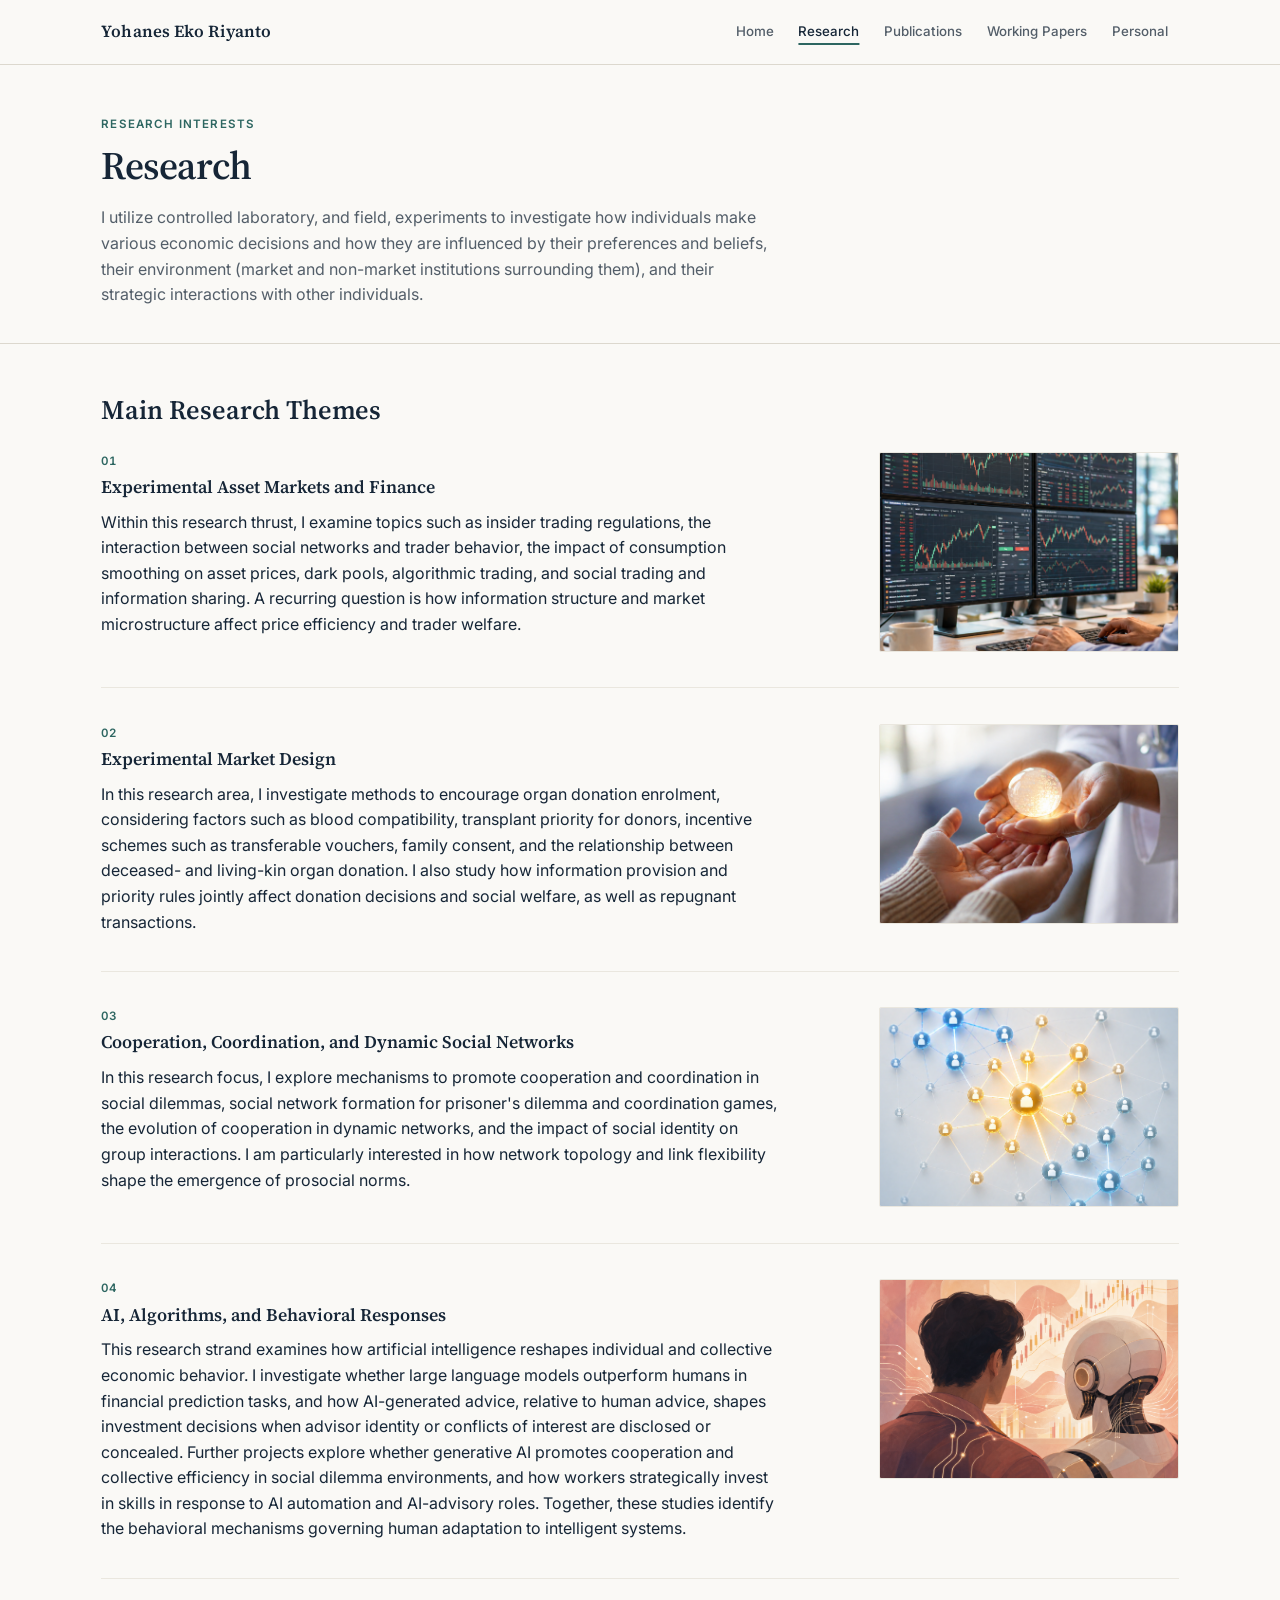
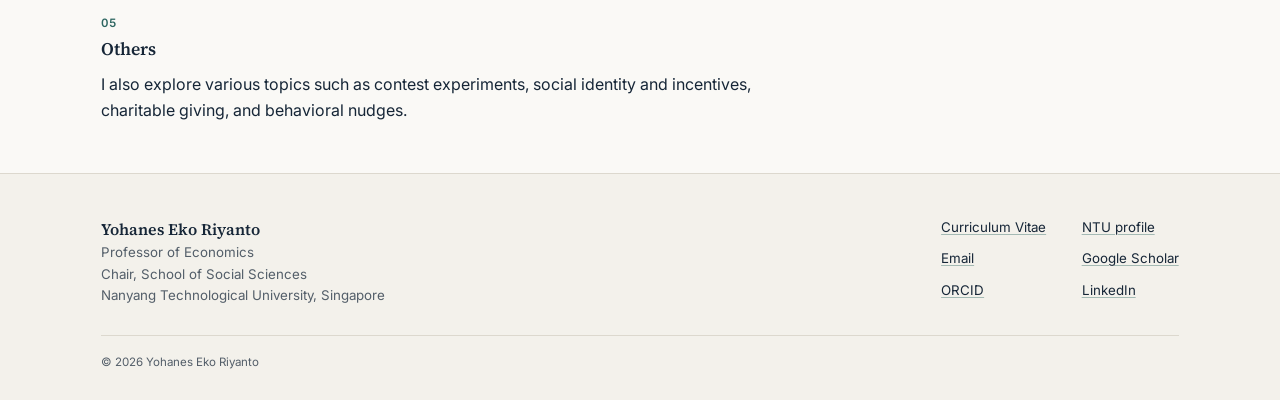
<file: research.html>
<!DOCTYPE html>
<html lang="en">
<head>
  <meta charset="UTF-8" />
  <meta name="viewport" content="width=device-width, initial-scale=1.0" />
  <meta name="description" content="Research areas of Yohanes Eko Riyanto — Experimental Asset Markets, Market Design, Cooperation and Social Networks." />
  <meta name="theme-color" content="#FAF9F6" />
  <title>Research | Yohanes Eko Riyanto</title>
  <script>document.documentElement.classList.add('js');</script>
  <link rel="preconnect" href="https://fonts.googleapis.com" />
  <link rel="preconnect" href="https://fonts.gstatic.com" crossorigin />
  <link rel="stylesheet" href="https://fonts.googleapis.com/css2?family=Inter:wght@400;500;600&amp;family=Source+Serif+4:ital,opsz,wght@0,8..60,400;0,8..60,600;1,8..60,400&amp;display=swap" />
  <link rel="stylesheet" href="style.css" />
</head>
<body>

  <a class="skip-link" href="#main">Skip to content</a>

  <header class="site-header">
    <div class="container header-inner">
      <a class="brand" href="index.html">Yohanes Eko Riyanto</a>
      <button type="button" class="nav-toggle" aria-expanded="false" aria-controls="primary-nav">
        <span class="nav-toggle-bars" aria-hidden="true"></span>
        <span class="nav-toggle-label">Menu</span>
      </button>
      <nav class="site-nav" id="primary-nav" aria-label="Primary">
        <ul>
          <li><a href="index.html">Home</a></li>
          <li><a href="research.html" aria-current="page">Research</a></li>
          <li><a href="publications.html">Publications</a></li>
          <li><a href="working-papers.html">Working Papers</a></li>
          <li><a href="personal.html">Personal</a></li>
        </ul>
      </nav>
    </div>
  </header>

  <main id="main">
    <header class="page-header">
      <div class="container">
        <p class="eyebrow">Research Interests</p>
        <h1>Research</h1>
        <p class="page-intro">
          I utilize controlled laboratory, and field, experiments to investigate how individuals make various
          economic decisions and how they are influenced by their preferences and beliefs, their environment
          (market and non-market institutions surrounding them), and their strategic interactions with other individuals.
        </p>
      </div>
    </header>

    <section class="section" aria-labelledby="themes-title">
      <div class="container">
        <h2 class="section-title" id="themes-title">Main Research Themes</h2>

        <article class="thrust">
          <div>
            <span class="thrust-num">01</span>
            <h3>Experimental Asset Markets and Finance</h3>
            <p>
              Within this research thrust, I examine topics such as insider trading regulations,
              the interaction between social networks and trader behavior, the impact of consumption
              smoothing on asset prices, dark pools, algorithmic trading, and social trading and
              information sharing. A recurring question is how information structure and market
              microstructure affect price efficiency and trader welfare.
            </p>
          </div>
          <figure class="thrust-fig">
            <img src="images/research-finance.png" alt="Illustration for experimental asset markets and finance" loading="lazy" />
          </figure>
        </article>

        <article class="thrust">
          <div>
            <span class="thrust-num">02</span>
            <h3>Experimental Market Design</h3>
            <p>
              In this research area, I investigate methods to encourage organ donation enrolment,
              considering factors such as blood compatibility, transplant priority for donors,
              incentive schemes such as transferable vouchers, family consent, and the relationship
              between deceased- and living-kin organ donation. I also study how information provision
              and priority rules jointly affect donation decisions and social welfare, as well as
              repugnant transactions.
            </p>
          </div>
          <figure class="thrust-fig">
            <img src="images/research-design.png" alt="Illustration for experimental market design" loading="lazy" />
          </figure>
        </article>

        <article class="thrust">
          <div>
            <span class="thrust-num">03</span>
            <h3>Cooperation, Coordination, and Dynamic Social Networks</h3>
            <p>
              In this research focus, I explore mechanisms to promote cooperation and coordination
              in social dilemmas, social network formation for prisoner's dilemma and coordination
              games, the evolution of cooperation in dynamic networks, and the impact of social
              identity on group interactions. I am particularly interested in how network topology
              and link flexibility shape the emergence of prosocial norms.
            </p>
          </div>
          <figure class="thrust-fig">
            <img src="images/research-networks.png" alt="Illustration for cooperation, coordination, and dynamic social networks" loading="lazy" />
          </figure>
        </article>

        <article class="thrust">
          <div>
            <span class="thrust-num">04</span>
            <h3>AI, Algorithms, and Behavioral Responses</h3>
            <p>
              This research strand examines how artificial intelligence reshapes individual and collective
              economic behavior. I investigate whether large language models outperform humans in financial
              prediction tasks, and how AI-generated advice, relative to human advice, shapes investment
              decisions when advisor identity or conflicts of interest are disclosed or concealed. Further
              projects explore whether generative AI promotes cooperation and collective efficiency in social
              dilemma environments, and how workers strategically invest in skills in response to AI automation
              and AI-advisory roles. Together, these studies identify the behavioral mechanisms governing
              human adaptation to intelligent systems.
            </p>
          </div>
          <figure class="thrust-fig">
            <img src="images/research-ai.png" alt="Illustration for AI, algorithms, and behavioral responses" loading="lazy" />
          </figure>
        </article>

        <article class="thrust">
          <div>
            <span class="thrust-num">05</span>
            <h3>Others</h3>
            <p>
              I also explore various topics such as contest experiments, social identity and incentives,
              charitable giving, and behavioral nudges.
            </p>
          </div>
        </article>
      </div>
    </section>
  </main>

  <footer class="site-footer">
    <div class="container footer-inner">
      <div class="footer-id">
        <p class="footer-name">Yohanes Eko Riyanto</p>
        <p>Professor of Economics<br />Chair, School of Social Sciences<br />Nanyang Technological University, Singapore</p>
      </div>
      <ul class="footer-links">
        <li><a href="cv.pdf" target="_blank" rel="noopener noreferrer">Curriculum Vitae</a></li>
        <li><a href="https://dr.ntu.edu.sg/cris/rp/rp00594" target="_blank" rel="noopener noreferrer">NTU profile</a></li>
        <li><a href="mailto:yeriyanto@ntu.edu.sg">Email</a></li>
        <li><a href="https://scholar.google.com/citations?user=PZ6fS_QAAAAJ&amp;hl=en" target="_blank" rel="noopener noreferrer">Google Scholar</a></li>
        <li><a href="https://orcid.org/0000-0001-7343-4043" target="_blank" rel="noopener noreferrer">ORCID</a></li>
        <li><a href="https://www.linkedin.com/in/yohanes-eko-riyanto-58b27824" target="_blank" rel="noopener noreferrer">LinkedIn</a></li>
      </ul>
    </div>
    <div class="container">
      <div class="footer-base"><p>© 2026 Yohanes Eko Riyanto</p></div>
    </div>
  </footer>

  <script src="site.js" defer></script>

  <!-- Start of StatCounter Code -->
  <script type="text/javascript">
    var sc_project=3579013;
    var sc_invisible=1;
    var sc_security="729aae5e";
  </script>
  <script type="text/javascript" src="https://www.statcounter.com/counter/counter.js" async></script>
  <noscript><div class="statcounter"><a title="web analytics" href="https://statcounter.com/" target="_blank"><img class="statcounter" src="https://c.statcounter.com/3579013/0/729aae5e/1/" alt="web analytics" referrerPolicy="no-referrer-when-downgrade"></a></div></noscript>
  <!-- End of StatCounter Code -->

</body>
</html>
</file>
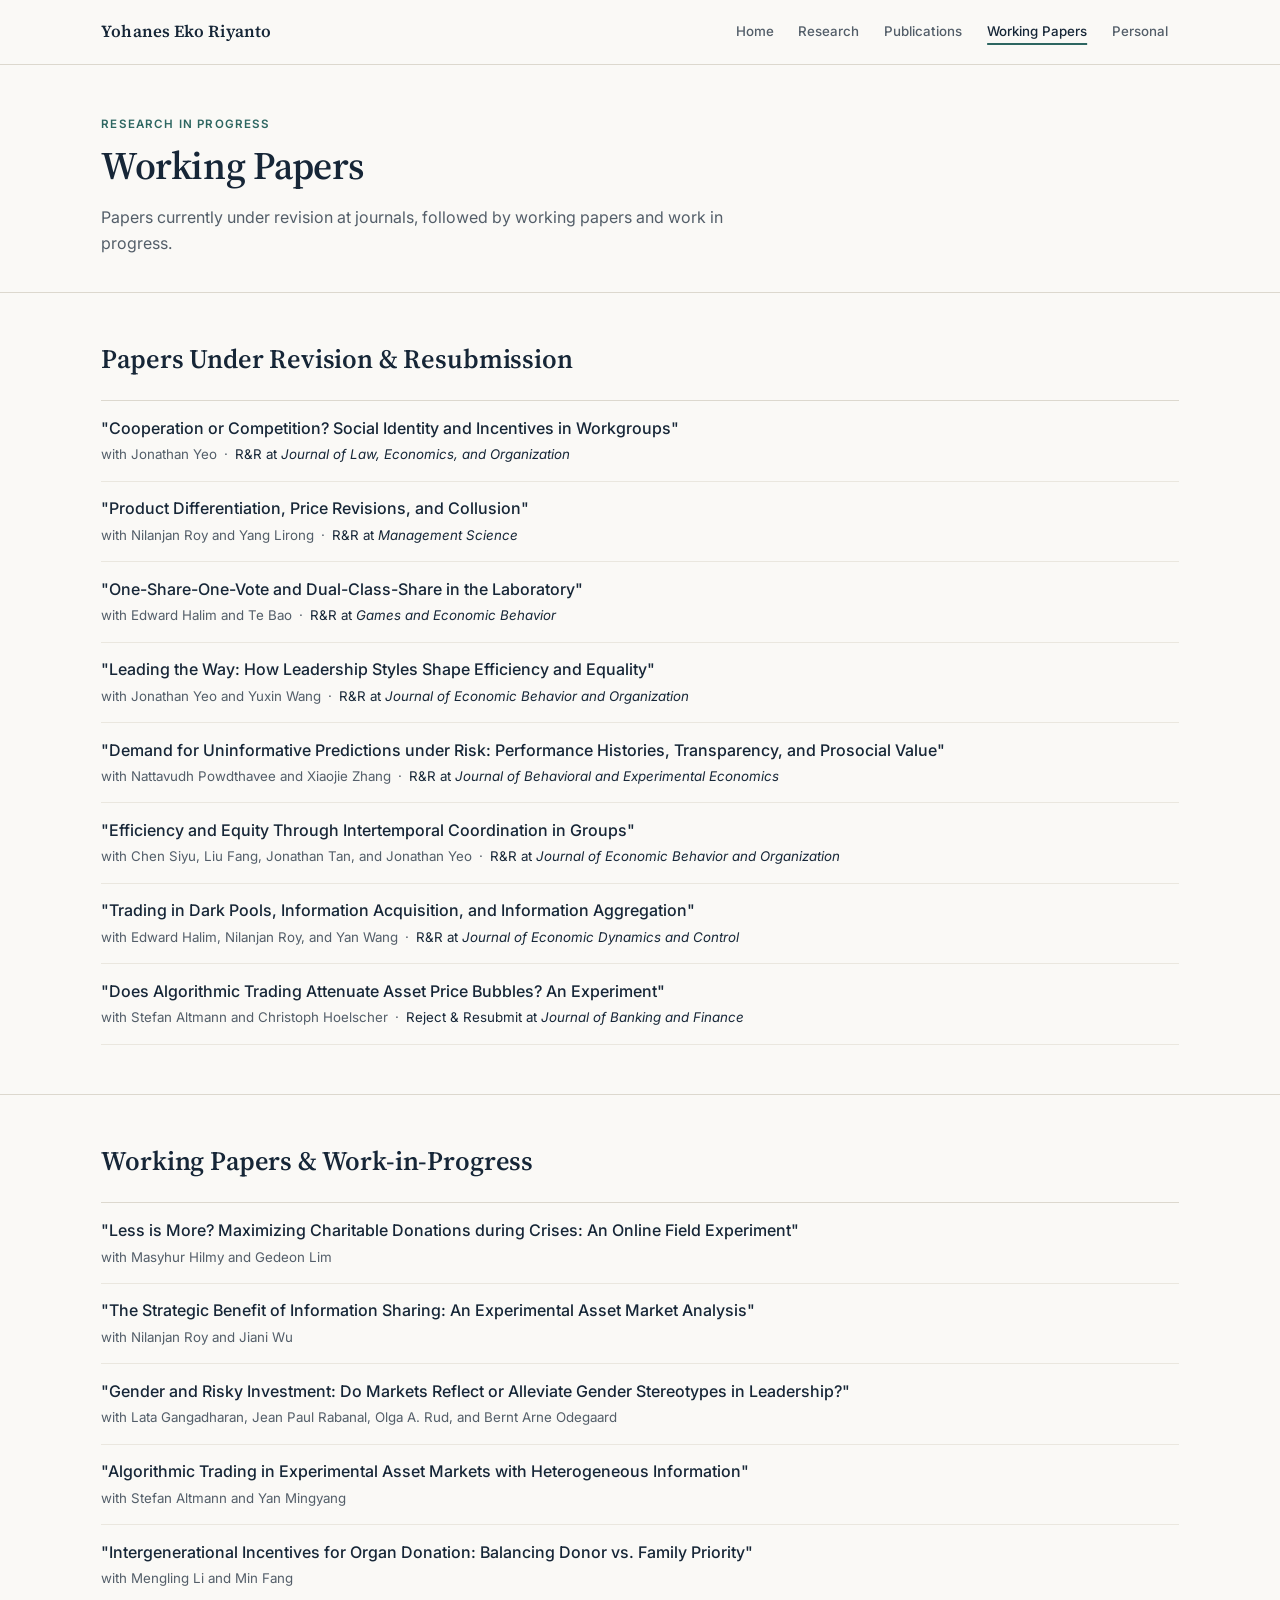
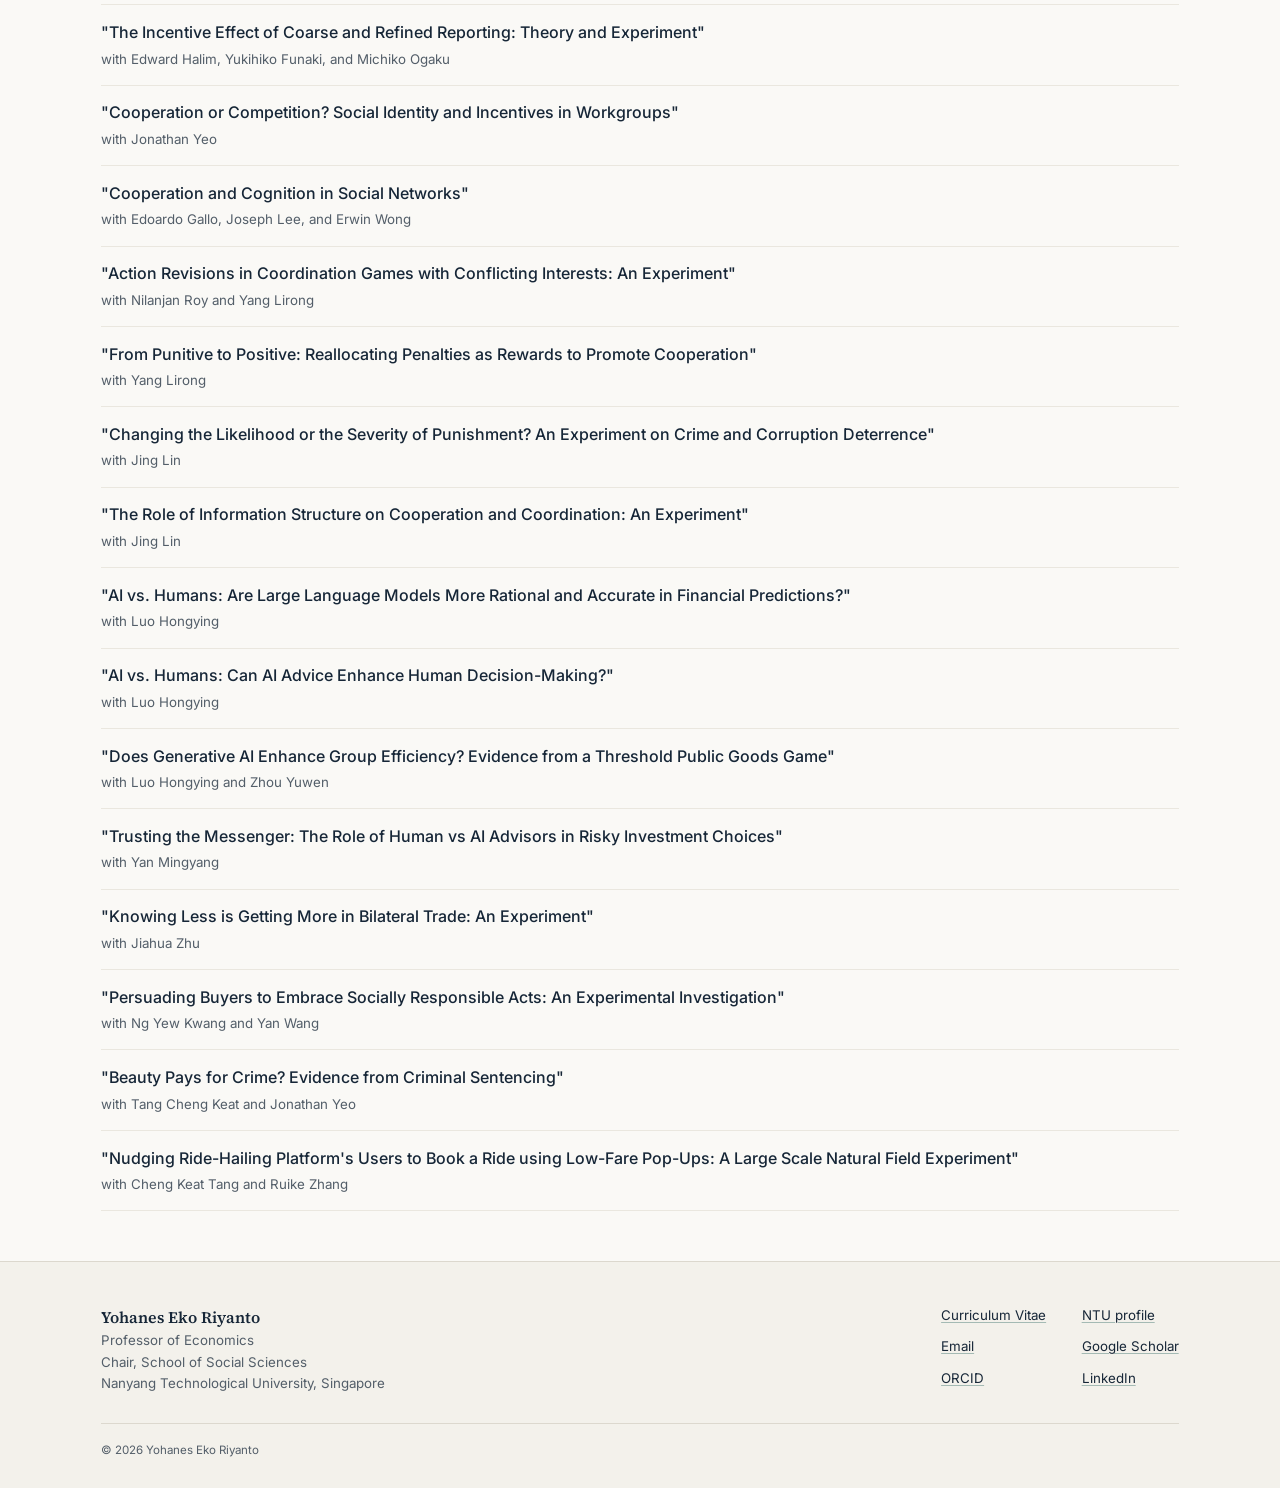
<file: working-papers.html>
<!DOCTYPE html>
<html lang="en">
<head>
  <meta charset="UTF-8" />
  <meta name="viewport" content="width=device-width, initial-scale=1.0" />
  <meta name="description" content="Working papers and papers under revision by Yohanes Eko Riyanto." />
  <meta name="theme-color" content="#FAF9F6" />
  <title>Working Papers | Yohanes Eko Riyanto</title>
  <script>document.documentElement.classList.add('js');</script>
  <link rel="preconnect" href="https://fonts.googleapis.com" />
  <link rel="preconnect" href="https://fonts.gstatic.com" crossorigin />
  <link rel="stylesheet" href="https://fonts.googleapis.com/css2?family=Inter:wght@400;500;600&amp;family=Source+Serif+4:ital,opsz,wght@0,8..60,400;0,8..60,600;1,8..60,400&amp;display=swap" />
  <link rel="stylesheet" href="style.css" />
</head>
<body>

  <a class="skip-link" href="#main">Skip to content</a>

  <header class="site-header">
    <div class="container header-inner">
      <a class="brand" href="index.html">Yohanes Eko Riyanto</a>
      <button type="button" class="nav-toggle" aria-expanded="false" aria-controls="primary-nav">
        <span class="nav-toggle-bars" aria-hidden="true"></span>
        <span class="nav-toggle-label">Menu</span>
      </button>
      <nav class="site-nav" id="primary-nav" aria-label="Primary">
        <ul>
          <li><a href="index.html">Home</a></li>
          <li><a href="research.html">Research</a></li>
          <li><a href="publications.html">Publications</a></li>
          <li><a href="working-papers.html" aria-current="page">Working Papers</a></li>
          <li><a href="personal.html">Personal</a></li>
        </ul>
      </nav>
    </div>
  </header>

  <main id="main">
  <header class="page-header">
    <div class="container">
      <p class="eyebrow">Research in Progress</p>
      <h1>Working Papers</h1>
      <p class="page-intro">Papers currently under revision at journals, followed by working papers and work in progress.</p>
    </div>
  </header>

  <!-- ── R&R ── -->
  <section class="section" aria-labelledby="rr-title">
    <div class="container">
      <h2 class="section-title" id="rr-title">Papers Under Revision &amp; Resubmission</h2>
      <ul class="wp-list">

        <li class="wp-item">
          <p class="wp-title">"Cooperation or Competition? Social Identity and Incentives in Workgroups"</p>
          <p class="wp-meta"><span class="wp-coauthors">with Jonathan Yeo</span><span class="wp-status">R&amp;R at <em>Journal of Law, Economics, and Organization</em></span></p>
        </li>

        <li class="wp-item">
          <p class="wp-title">"Product Differentiation, Price Revisions, and Collusion"</p>
          <p class="wp-meta"><span class="wp-coauthors">with Nilanjan Roy and Yang Lirong</span><span class="wp-status">R&amp;R at <em>Management Science</em></span></p>
        </li>

        <li class="wp-item">
          <p class="wp-title">"One-Share-One-Vote and Dual-Class-Share in the Laboratory"</p>
          <p class="wp-meta"><span class="wp-coauthors">with Edward Halim and Te Bao</span><span class="wp-status">R&amp;R at <em>Games and Economic Behavior</em></span></p>
        </li>

        <li class="wp-item">
          <p class="wp-title">"Leading the Way: How Leadership Styles Shape Efficiency and Equality"</p>
          <p class="wp-meta"><span class="wp-coauthors">with Jonathan Yeo and Yuxin Wang</span><span class="wp-status">R&amp;R at <em>Journal of Economic Behavior and Organization</em></span></p>
        </li>

        <li class="wp-item">
          <p class="wp-title">"Demand for Uninformative Predictions under Risk: Performance Histories, Transparency, and Prosocial Value"</p>
          <p class="wp-meta"><span class="wp-coauthors">with Nattavudh Powdthavee and Xiaojie Zhang</span><span class="wp-status">R&amp;R at <em>Journal of Behavioral and Experimental Economics</em></span></p>
        </li>

        <li class="wp-item">
          <p class="wp-title">"Efficiency and Equity Through Intertemporal Coordination in Groups"</p>
          <p class="wp-meta"><span class="wp-coauthors">with Chen Siyu, Liu Fang, Jonathan Tan, and Jonathan Yeo</span><span class="wp-status">R&amp;R at <em>Journal of Economic Behavior and Organization</em></span></p>
        </li>

        <li class="wp-item">
          <p class="wp-title">"Trading in Dark Pools, Information Acquisition, and Information Aggregation"</p>
          <p class="wp-meta"><span class="wp-coauthors">with Edward Halim, Nilanjan Roy, and Yan Wang</span><span class="wp-status">R&amp;R at <em>Journal of Economic Dynamics and Control</em></span></p>
        </li>

        <li class="wp-item">
          <p class="wp-title">"Does Algorithmic Trading Attenuate Asset Price Bubbles? An Experiment"</p>
          <p class="wp-meta"><span class="wp-coauthors">with Stefan Altmann and Christoph Hoelscher</span><span class="wp-status">Reject &amp; Resubmit at <em>Journal of Banking and Finance</em></span></p>
        </li>

      </ul>
    </div>
  </section>

  <!-- ── Working Papers ── -->
  <section class="section" aria-labelledby="wp-title">
    <div class="container">
      <h2 class="section-title" id="wp-title">Working Papers &amp; Work-in-Progress</h2>
      <ul class="wp-list">

        <li class="wp-item">
          <p class="wp-title">"Less is More? Maximizing Charitable Donations during Crises: An Online Field Experiment"</p>
          <p class="wp-meta"><span class="wp-coauthors">with Masyhur Hilmy and Gedeon Lim</span></p>
        </li>

        <li class="wp-item">
          <p class="wp-title">"The Strategic Benefit of Information Sharing: An Experimental Asset Market Analysis"</p>
          <p class="wp-meta"><span class="wp-coauthors">with Nilanjan Roy and Jiani Wu</span></p>
        </li>

        <li class="wp-item">
          <p class="wp-title">"Gender and Risky Investment: Do Markets Reflect or Alleviate Gender Stereotypes in Leadership?"</p>
          <p class="wp-meta"><span class="wp-coauthors">with Lata Gangadharan, Jean Paul Rabanal, Olga A. Rud, and Bernt Arne Odegaard</span></p>
        </li>

        <li class="wp-item">
          <p class="wp-title">"Algorithmic Trading in Experimental Asset Markets with Heterogeneous Information"</p>
          <p class="wp-meta"><span class="wp-coauthors">with Stefan Altmann and Yan Mingyang</span></p>
        </li>

        <li class="wp-item">
          <p class="wp-title">"Intergenerational Incentives for Organ Donation: Balancing Donor vs. Family Priority"</p>
          <p class="wp-meta"><span class="wp-coauthors">with Mengling Li and Min Fang</span></p>
        </li>

        <li class="wp-item">
          <p class="wp-title">"The Incentive Effect of Coarse and Refined Reporting: Theory and Experiment"</p>
          <p class="wp-meta"><span class="wp-coauthors">with Edward Halim, Yukihiko Funaki, and Michiko Ogaku</span></p>
        </li>

        <li class="wp-item">
          <p class="wp-title">"Cooperation or Competition? Social Identity and Incentives in Workgroups"</p>
          <p class="wp-meta"><span class="wp-coauthors">with Jonathan Yeo</span></p>
        </li>

        <li class="wp-item">
          <p class="wp-title">"Cooperation and Cognition in Social Networks"</p>
          <p class="wp-meta"><span class="wp-coauthors">with Edoardo Gallo, Joseph Lee, and Erwin Wong</span></p>
        </li>

        <li class="wp-item">
          <p class="wp-title">"Action Revisions in Coordination Games with Conflicting Interests: An Experiment"</p>
          <p class="wp-meta"><span class="wp-coauthors">with Nilanjan Roy and Yang Lirong</span></p>
        </li>

        <li class="wp-item">
          <p class="wp-title">"From Punitive to Positive: Reallocating Penalties as Rewards to Promote Cooperation"</p>
          <p class="wp-meta"><span class="wp-coauthors">with Yang Lirong</span></p>
        </li>

        <li class="wp-item">
          <p class="wp-title">"Changing the Likelihood or the Severity of Punishment? An Experiment on Crime and Corruption Deterrence"</p>
          <p class="wp-meta"><span class="wp-coauthors">with Jing Lin</span></p>
        </li>

        <li class="wp-item">
          <p class="wp-title">"The Role of Information Structure on Cooperation and Coordination: An Experiment"</p>
          <p class="wp-meta"><span class="wp-coauthors">with Jing Lin</span></p>
        </li>

        <li class="wp-item">
          <p class="wp-title">"AI vs. Humans: Are Large Language Models More Rational and Accurate in Financial Predictions?"</p>
          <p class="wp-meta"><span class="wp-coauthors">with Luo Hongying</span></p>
        </li>

        <li class="wp-item">
          <p class="wp-title">"AI vs. Humans: Can AI Advice Enhance Human Decision-Making?"</p>
          <p class="wp-meta"><span class="wp-coauthors">with Luo Hongying</span></p>
        </li>

        <li class="wp-item">
          <p class="wp-title">"Does Generative AI Enhance Group Efficiency? Evidence from a Threshold Public Goods Game"</p>
          <p class="wp-meta"><span class="wp-coauthors">with Luo Hongying and Zhou Yuwen</span></p>
        </li>

        <li class="wp-item">
          <p class="wp-title">"Trusting the Messenger: The Role of Human vs AI Advisors in Risky Investment Choices"</p>
          <p class="wp-meta"><span class="wp-coauthors">with Yan Mingyang</span></p>
        </li>

        <li class="wp-item">
          <p class="wp-title">"Knowing Less is Getting More in Bilateral Trade: An Experiment"</p>
          <p class="wp-meta"><span class="wp-coauthors">with Jiahua Zhu</span></p>
        </li>

        <li class="wp-item">
          <p class="wp-title">"Persuading Buyers to Embrace Socially Responsible Acts: An Experimental Investigation"</p>
          <p class="wp-meta"><span class="wp-coauthors">with Ng Yew Kwang and Yan Wang</span></p>
        </li>

        <li class="wp-item">
          <p class="wp-title">"Beauty Pays for Crime? Evidence from Criminal Sentencing"</p>
          <p class="wp-meta"><span class="wp-coauthors">with Tang Cheng Keat and Jonathan Yeo</span></p>
        </li>

        <li class="wp-item">
          <p class="wp-title">"Nudging Ride-Hailing Platform's Users to Book a Ride using Low-Fare Pop-Ups: A Large Scale Natural Field Experiment"</p>
          <p class="wp-meta"><span class="wp-coauthors">with Cheng Keat Tang and Ruike Zhang</span></p>
        </li>

      </ul>
    </div>
  </section>
  </main>

  <footer class="site-footer">
    <div class="container footer-inner">
      <div class="footer-id">
        <p class="footer-name">Yohanes Eko Riyanto</p>
        <p>Professor of Economics<br />Chair, School of Social Sciences<br />Nanyang Technological University, Singapore</p>
      </div>
      <ul class="footer-links">
        <li><a href="cv.pdf" target="_blank" rel="noopener noreferrer">Curriculum Vitae</a></li>
        <li><a href="https://dr.ntu.edu.sg/cris/rp/rp00594" target="_blank" rel="noopener noreferrer">NTU profile</a></li>
        <li><a href="mailto:yeriyanto@ntu.edu.sg">Email</a></li>
        <li><a href="https://scholar.google.com/citations?user=PZ6fS_QAAAAJ&amp;hl=en" target="_blank" rel="noopener noreferrer">Google Scholar</a></li>
        <li><a href="https://orcid.org/0000-0001-7343-4043" target="_blank" rel="noopener noreferrer">ORCID</a></li>
        <li><a href="https://www.linkedin.com/in/yohanes-eko-riyanto-58b27824" target="_blank" rel="noopener noreferrer">LinkedIn</a></li>
      </ul>
    </div>
    <div class="container">
      <div class="footer-base"><p>© 2026 Yohanes Eko Riyanto</p></div>
    </div>
  </footer>

  <script src="site.js" defer></script>

  <!-- Start of StatCounter Code -->
  <script type="text/javascript">
    var sc_project=3579013;
    var sc_invisible=1;
    var sc_security="729aae5e";
  </script>
  <script type="text/javascript" src="https://www.statcounter.com/counter/counter.js" async></script>
  <noscript><div class="statcounter"><a title="web analytics" href="https://statcounter.com/" target="_blank"><img class="statcounter" src="https://c.statcounter.com/3579013/0/729aae5e/1/" alt="web analytics" referrerPolicy="no-referrer-when-downgrade"></a></div></noscript>
  <!-- End of StatCounter Code -->

</body>
</html>
</file>
<file: style.css>
/* ============================================================
   Yohanes Eko Riyanto — Academic Website
   Editorial academic design system
   ============================================================ */

/* ── Tokens ───────────────────────────────────────────────── */
:root {
  --bg:           #FAF9F6;
  --surface:      #F3F1EB;
  --ink:          #162637;
  --muted:        #535E69;
  --accent:       #2D6661;
  --accent-hover: #1F4A46;
  --accent-soft:  #E4EEEC;
  --rule:         #DCD8CE;
  --rule-soft:    #EAE7DF;
  --on-accent:    #FFFFFF;

  --font-serif: 'Source Serif 4', Georgia, 'Times New Roman', serif;
  --font-sans:  'Inter', system-ui, -apple-system, 'Segoe UI', Roboto, Helvetica, Arial, sans-serif;

  --container: 1120px;
  --gutter:    1.5rem;
  --measure:   68ch;
  --header-h:  4.5rem;
  --radius:    2px;
}

/* ── Base ─────────────────────────────────────────────────── */
*, *::before, *::after { box-sizing: border-box; }

html {
  font-size: 88.889%;
  -webkit-text-size-adjust: 100%;
  text-size-adjust: 100%;
  scroll-padding-top: calc(var(--header-h) + 1.5rem);
}

body {
  display: flex;
  flex-direction: column;
  min-height: 100vh;
  margin: 0;
  background: var(--bg);
  color: var(--ink);
  font-family: var(--font-sans);
  font-size: 1.0625rem;
  line-height: 1.6;
  -webkit-font-smoothing: antialiased;
  text-rendering: optimizeLegibility;
}
@media (min-width: 768px) {
  body { font-size: 1.125rem; }
}

main { flex: 1 0 auto; }

img { max-width: 100%; height: auto; display: block; }

h1, h2, h3, h4 {
  font-family: var(--font-serif);
  font-weight: 600;
  color: var(--ink);
  margin: 0 0 0.6em;
  text-wrap: balance;
}
h1 { font-size: clamp(2rem, 1.55rem + 1.8vw, 2.75rem); line-height: 1.12; letter-spacing: -0.012em; }
h2 { font-size: clamp(1.5rem, 1.3rem + 0.8vw, 1.875rem); line-height: 1.22; letter-spacing: -0.006em; }
h3 { font-size: 1.25rem; line-height: 1.3; }
h4 { font-size: 1.0625rem; line-height: 1.4; }

p { margin: 0 0 1.1em; }
p:last-child { margin-bottom: 0; }

em, i { font-style: italic; }
strong { font-weight: 600; }

a {
  color: var(--accent);
  text-decoration: underline;
  text-decoration-thickness: 1px;
  text-underline-offset: 0.18em;
  text-decoration-color: color-mix(in srgb, var(--accent) 40%, transparent);
  transition: color 0.15s ease, text-decoration-color 0.15s ease;
}
a:hover { color: var(--accent-hover); text-decoration-color: currentColor; }

:focus-visible {
  outline: 2px solid var(--accent);
  outline-offset: 3px;
  border-radius: var(--radius);
}

.container {
  max-width: var(--container);
  margin-inline: auto;
  padding-inline: var(--gutter);
}

.prose { max-width: var(--measure); }

.visually-hidden {
  position: absolute !important;
  width: 1px; height: 1px;
  margin: -1px; padding: 0;
  overflow: hidden;
  clip: rect(0 0 0 0);
  white-space: nowrap;
  border: 0;
}

.skip-link {
  position: absolute;
  left: var(--gutter);
  top: -4rem;
  z-index: 200;
  padding: 0.6rem 1rem;
  background: var(--ink);
  color: var(--bg);
  font-size: 0.9375rem;
  text-decoration: none;
}
.skip-link:focus { top: 0.75rem; color: var(--bg); }

/* ── Buttons ──────────────────────────────────────────────── */
.btn {
  display: inline-flex;
  align-items: center;
  gap: 0.5rem;
  min-height: 2.75rem;
  padding: 0.55rem 1.1rem;
  font-family: var(--font-sans);
  font-size: 0.9375rem;
  font-weight: 500;
  line-height: 1.2;
  color: var(--accent);
  background: transparent;
  border: 1px solid var(--accent);
  border-radius: var(--radius);
  text-decoration: none;
  cursor: pointer;
  transition: background-color 0.15s ease, color 0.15s ease, border-color 0.15s ease;
}
.btn:hover { background: var(--accent-soft); color: var(--accent-hover); }
.btn-primary { background: var(--accent); color: var(--on-accent); }
.btn-primary:hover { background: var(--accent-hover); border-color: var(--accent-hover); color: var(--on-accent); }
.btn svg { width: 1.05em; height: 1.05em; flex-shrink: 0; }

.text-button {
  display: inline-flex;
  align-items: center;
  gap: 0.4rem;
  min-height: 2.75rem;
  padding: 0;
  background: none;
  border: 0;
  font-family: var(--font-sans);
  font-size: 1rem;
  font-weight: 500;
  color: var(--accent);
  cursor: pointer;
}
.text-button:hover { color: var(--accent-hover); }
.text-button[data-disclosure] { display: none; }
.js .text-button[data-disclosure] { display: inline-flex; }
.text-button svg { width: 1em; height: 1em; transition: transform 0.2s ease; }
.text-button[aria-expanded="true"] svg { transform: rotate(180deg); }

/* ── Header & navigation ─────────────────────────────────── */
.site-header {
  position: sticky;
  top: 0;
  z-index: 100;
  background: rgba(250, 249, 246, 0.97);
  border-bottom: 1px solid var(--rule);
}
.header-inner {
  display: flex;
  align-items: center;
  justify-content: space-between;
  gap: 2rem;
  min-height: var(--header-h);
}
.brand {
  font-family: var(--font-serif);
  font-size: 1.1875rem;
  font-weight: 600;
  color: var(--ink);
  text-decoration: none;
  letter-spacing: 0.005em;
  white-space: nowrap;
}
.brand:hover { color: var(--ink); }

.site-nav ul {
  display: flex;
  gap: 0.25rem;
  margin: 0;
  padding: 0;
  list-style: none;
}
.site-nav a {
  display: block;
  padding: 0.5rem 0.75rem;
  font-size: 0.9375rem;
  font-weight: 500;
  color: var(--muted);
  text-decoration: none;
}
.site-nav a:hover { color: var(--ink); }
.site-nav a[aria-current="page"] {
  color: var(--ink);
  text-decoration: underline;
  text-decoration-color: var(--accent);
  text-decoration-thickness: 2px;
  text-underline-offset: 0.55em;
}

.nav-toggle {
  display: none;
  align-items: center;
  gap: 0.55rem;
  min-height: 2.75rem;
  padding: 0.4rem 0.8rem;
  background: transparent;
  border: 1px solid var(--rule);
  border-radius: var(--radius);
  font-family: var(--font-sans);
  font-size: 0.9375rem;
  font-weight: 500;
  color: var(--ink);
  cursor: pointer;
}
.nav-toggle-bars,
.nav-toggle-bars::before,
.nav-toggle-bars::after {
  display: block;
  width: 18px;
  height: 1.5px;
  background: currentColor;
}
.nav-toggle-bars { position: relative; }
.nav-toggle-bars::before,
.nav-toggle-bars::after { content: ''; position: absolute; left: 0; }
.nav-toggle-bars::before { top: -5px; }
.nav-toggle-bars::after  { top: 5px; }

@media (max-width: 860px) {
  :root { --header-h: 4rem; }
  .header-inner {
    display: grid;
    grid-template-columns: minmax(0, 1fr) auto;
    grid-template-rows: var(--header-h);
    grid-auto-rows: auto;
    column-gap: 1rem;
    min-height: 0;
  }
  .brand { font-size: 1.0625rem; overflow: hidden; text-overflow: ellipsis; }

  .site-nav { grid-column: 1 / -1; padding-bottom: 0.75rem; }
  .site-nav ul { flex-direction: column; gap: 0; }
  .site-nav a {
    padding: 0.8rem 0;
    font-size: 1.0625rem;
    border-top: 1px solid var(--rule-soft);
  }
  .site-nav a[aria-current="page"] {
    text-decoration: none;
    color: var(--accent);
    box-shadow: inset 3px 0 0 var(--accent);
    padding-left: 0.85rem;
  }

  .js .nav-toggle { display: inline-flex; }
  .js .site-nav { display: none; }
  .js .site-header.nav-open .site-nav { display: block; }
}

/* ── Page header (inner pages) ───────────────────────────── */
.page-header {
  padding: 3.5rem 0 2.5rem;
  border-bottom: 1px solid var(--rule);
}
.page-header h1 { margin: 0; }
.eyebrow {
  margin: 0 0 0.75rem;
  font-family: var(--font-sans);
  font-size: 0.8125rem;
  font-weight: 600;
  letter-spacing: 0.1em;
  text-transform: uppercase;
  color: var(--accent);
}
.page-intro {
  max-width: var(--measure);
  margin: 1.25rem 0 0;
  color: var(--muted);
}

/* ── Sections ─────────────────────────────────────────────── */
.section { padding: 3.5rem 0; }
.section + .section { border-top: 1px solid var(--rule); }
.section-title { margin: 0 0 1.75rem; }

@media (max-width: 767px) {
  .section { padding: 2.5rem 0; }
  .page-header { padding: 2.5rem 0 2rem; }
}

/* ── Home: introduction ──────────────────────────────────── */
.intro { padding: 4rem 0 3.5rem; }
.intro + .section { border-top: 1px solid var(--rule); }
.intro-grid {
  display: grid;
  grid-template-columns: 240px minmax(0, 1fr);
  gap: 3.5rem;
  align-items: start;
}
.intro-photo img {
  width: 240px;
  aspect-ratio: 5 / 6;
  object-fit: cover;
  object-position: top center;
  border-radius: var(--radius);
  background: var(--surface);
}
.intro-social {
  display: flex;
  justify-content: center;
  gap: 0.25rem;
  width: 240px;
  margin: 0.875rem 0 0;
  padding: 0;
  list-style: none;
}
.intro-social a {
  display: inline-flex;
  align-items: center;
  justify-content: center;
  width: 2.75rem;
  height: 2.75rem;
  color: var(--muted);
  text-decoration: none;
}
.intro-social a:hover { color: var(--accent); }
.intro-social svg { width: 20px; height: 20px; }

.intro-text h1 { margin: 0 0 0.75rem; }
.role {
  margin: 0 0 2rem;
  font-size: 1rem;
  line-height: 1.55;
  color: var(--muted);
}
.role a { color: inherit; }
.role a:hover { color: var(--accent); }
.intro-more { margin-top: 0.25rem; }
.intro-more[hidden] { display: none; }
.intro-actions {
  display: flex;
  flex-wrap: wrap;
  gap: 0.75rem;
  margin-top: 1.75rem;
}

.statement {
  max-width: 34ch;
  text-wrap: balance;
  margin: 0 0 1.25rem;
  font-family: var(--font-serif);
  font-size: clamp(1.25rem, 1.1rem + 0.5vw, 1.5rem);
  font-weight: 400;
  line-height: 1.3;
  color: var(--ink);
}
.intro-bio { margin-top: 1.5rem; }
.intro-bio-panel { margin-top: 0.75rem; padding-top: 1.25rem; border-top: 1px solid var(--rule-soft); }
.intro-bio-panel h2 { font-size: 1.25rem; margin-bottom: 0.75rem; }

/* ── Home: section heading row ───────────────────────────── */
.section-head {
  display: flex;
  flex-wrap: wrap;
  align-items: baseline;
  justify-content: space-between;
  gap: 0.5rem 2rem;
  margin-bottom: 1.75rem;
}
.section-head .section-title { margin: 0; }
.section-link { font-size: 0.9375rem; font-weight: 500; white-space: nowrap; }

/* ── Home: selected research ─────────────────────────────── */
.selected-list {
  display: grid;
  grid-template-columns: repeat(3, minmax(0, 1fr));
  gap: 2.5rem;
  margin: 0;
  padding: 0;
  list-style: none;
}
.selected-item {
  display: flex;
  flex-direction: column;
  padding-top: 1.25rem;
  border-top: 2px solid var(--ink);
}
.selected-venue {
  margin: 0 0 0.6rem;
  font-size: 0.875rem;
  font-weight: 500;
  color: var(--accent);
}
.selected-venue cite { font-style: italic; }
.selected-item h3 { margin: 0 0 0.4rem; font-size: 1.1875rem; line-height: 1.35; }
.selected-authors { margin: 0 0 0.9rem; font-size: 0.875rem; color: var(--muted); }
.selected-fig { margin: 0 0 1rem; }
.selected-fig a { display: block; }
.selected-fig img {
  width: 100%;
  height: auto;
  background: #fff;
  border: 1px solid var(--rule-soft);
  border-radius: var(--radius);
}
.selected-fig figcaption {
  margin-top: 0.35rem;
  font-size: 0.65rem;
  line-height: 1.35;
  color: var(--muted);
}
.selected-item p.selected-summary { margin: 0 0 1rem; font-size: 1rem; line-height: 1.6; }
.selected-item .pub-badge { align-self: flex-start; margin: 0 0 1rem; }
.selected-link { margin-top: auto; font-size: 0.9375rem; font-weight: 500; }

/* ── Home: research themes ───────────────────────────────── */
.themes-grid {
  display: grid;
  grid-template-columns: repeat(2, minmax(0, 1fr));
  gap: 2rem 3.5rem;
  margin: 0;
  padding: 0;
  list-style: none;
}
.theme h3 { margin: 0 0 0.4rem; font-size: 1.125rem; }
.theme p { margin: 0; font-size: 1rem; color: var(--muted); max-width: 52ch; }

/* ── Home: leadership & service ──────────────────────────── */
.service-grid {
  display: grid;
  grid-template-columns: repeat(3, minmax(0, 1fr));
  gap: 2.5rem;
}
.service-col h3 {
  margin: 0 0 0.75rem;
  font-family: var(--font-sans);
  font-size: 0.8125rem;
  font-weight: 600;
  letter-spacing: 0.1em;
  text-transform: uppercase;
  color: var(--accent);
}
.entry-list { margin: 0; padding: 0; list-style: none; }
.entry-list li {
  padding: 0.75rem 0;
  font-size: 1rem;
  line-height: 1.5;
  border-top: 1px solid var(--rule-soft);
}
.entry-list li:last-child { border-bottom: 1px solid var(--rule-soft); }
.entry-dates {
  display: block;
  margin-top: 0.15rem;
  font-size: 0.875rem;
  color: var(--muted);
  font-variant-numeric: tabular-nums;
}

/* ── Home: contact ───────────────────────────────────────── */
.contact-grid {
  display: grid;
  grid-template-columns: minmax(0, 1fr) minmax(0, 1fr);
  gap: 2.5rem;
}
.contact-grid h3 {
  margin: 0 0 0.75rem;
  font-family: var(--font-sans);
  font-size: 0.8125rem;
  font-weight: 600;
  letter-spacing: 0.1em;
  text-transform: uppercase;
  color: var(--accent);
}
.contact-grid address { font-style: normal; }
.contact-email { font-size: 1.125rem; font-weight: 500; }
.profile-links {
  display: grid;
  grid-template-columns: repeat(2, minmax(0, max-content));
  gap: 0.5rem 2.5rem;
  margin: 0;
  padding: 0;
  list-style: none;
}

@media (max-width: 960px) {
  .selected-list { grid-template-columns: 1fr; gap: 2rem; }
  .selected-item p.selected-summary { max-width: var(--measure); }
  .service-grid { grid-template-columns: 1fr 1fr; }
}
@media (max-width: 767px) {
  .themes-grid,
  .service-grid,
  .contact-grid { grid-template-columns: 1fr; gap: 2rem; }
  .profile-links { grid-template-columns: 1fr; }
}

@media (max-width: 767px) {
  .intro { padding: 2.5rem 0 3rem; }
  .intro-grid { grid-template-columns: 1fr; gap: 1.75rem; }
  .intro-photo img { width: 168px; }
  .intro-social { width: auto; justify-content: flex-start; margin-left: -0.6rem; }
}

/* ── Research ─────────────────────────────────────────────── */
.thrust {
  display: grid;
  grid-template-columns: minmax(0, 1fr) 300px;
  gap: 3rem;
  align-items: start;
  padding: 2.5rem 0;
  border-top: 1px solid var(--rule-soft);
}
.thrust:first-of-type { border-top: 0; padding-top: 0; }
.thrust:last-child { padding-bottom: 0; }
.thrust-num {
  display: block;
  margin-bottom: 0.4rem;
  font-family: var(--font-sans);
  font-size: 0.8125rem;
  font-weight: 600;
  letter-spacing: 0.1em;
  color: var(--accent);
  font-variant-numeric: tabular-nums;
}
.thrust h3 { margin-bottom: 0.75rem; }
.thrust p { max-width: var(--measure); }
.thrust-fig { margin: 0; }
.thrust-fig img {
  width: 100%;
  aspect-ratio: 3 / 2;
  object-fit: cover;
  border: 1px solid var(--rule-soft);
  border-radius: var(--radius);
}
@media (max-width: 767px) {
  .thrust { grid-template-columns: 1fr; gap: 1.25rem; }
  .thrust-fig { max-width: 420px; }
}

/* ── Publications ─────────────────────────────────────────── */
.section-nav {
  position: sticky;
  top: var(--header-h);
  z-index: 50;
  background: var(--bg);
  border-bottom: 1px solid var(--rule);
}
.section-nav-inner {
  display: flex;
  gap: 1.75rem;
  overflow-x: auto;
  scrollbar-width: none;
}
.section-nav-inner::-webkit-scrollbar { display: none; }
.section-nav-inner a {
  padding: 0.85rem 0;
  font-size: 0.875rem;
  font-weight: 500;
  color: var(--muted);
  text-decoration: none;
  white-space: nowrap;
}
.section-nav-inner a:hover { color: var(--accent); }

.pub-section { padding: 0.5rem 0 4.5rem; }
.pub-section [id] { scroll-margin-top: calc(var(--header-h) + 4.5rem); }

.cat-header { margin: 3.5rem 0 0.5rem; }
.cat-header:first-child { margin-top: 2.5rem; }

.year-header {
  margin: 2.25rem 0 0;
  padding-bottom: 0.5rem;
  font-family: var(--font-serif);
  font-size: 1.1875rem;
  font-weight: 600;
  color: var(--accent);
  border-bottom: 1px solid var(--rule);
  font-variant-numeric: lining-nums tabular-nums;
}

.pub-list { margin: 0; padding: 0; list-style: none; }
.pub-item { padding: 1.125rem 0; border-bottom: 1px solid var(--rule-soft); }
.cat-header + .pub-list { border-top: 1px solid var(--rule); }

.pub-with-cover {
  display: grid;
  grid-template-columns: 48px minmax(0, 1fr);
  gap: 1.25rem;
  align-items: start;
}
.pub-cover {
  width: 48px;
  height: 64px;
  object-fit: cover;
  object-position: center top;
  border: 1px solid var(--rule);
  border-radius: 1px;
  background: var(--surface);
}
.pub-title {
  margin: 0 0 0.3rem;
  font-weight: 500;
  line-height: 1.45;
  color: var(--ink);
}
.pub-meta {
  margin: 0;
  font-size: 0.9375rem;
  line-height: 1.55;
  color: var(--muted);
}
.pub-meta .journal { font-style: italic; color: var(--ink); }
.pub-status { font-weight: 600; color: var(--accent); }
.pub-badge {
  display: inline-block;
  margin-top: 0.6rem;
  padding: 0.2rem 0.55rem;
  font-size: 0.8125rem;
  font-weight: 500;
  line-height: 1.4;
  color: var(--accent-hover);
  background: var(--accent-soft);
  border-radius: var(--radius);
}
.pub-aside { font-style: normal; color: var(--muted); }

@media (max-width: 480px) {
  .pub-with-cover { grid-template-columns: 40px minmax(0, 1fr); gap: 0.9rem; }
  .pub-cover { width: 40px; height: 54px; }
}

/* ── Working papers ───────────────────────────────────────── */
.wp-list { margin: 0; padding: 0; list-style: none; border-top: 1px solid var(--rule); }
.wp-item { padding: 1.1rem 0; border-bottom: 1px solid var(--rule-soft); }
.wp-title {
  margin: 0 0 0.3rem;
  font-weight: 500;
  line-height: 1.45;
  color: var(--ink);
}
.wp-meta {
  margin: 0;
  font-size: 0.9375rem;
  line-height: 1.55;
  color: var(--muted);
}
.wp-status { color: var(--ink); }
.wp-coauthors + .wp-status::before {
  content: '·';
  margin: 0 0.5em;
  color: var(--muted);
}

/* ── Photography ──────────────────────────────────────────── */
.photo-platforms {
  display: flex;
  flex-wrap: wrap;
  gap: 0.75rem;
  margin: 1.75rem 0 0;
  padding: 0;
  list-style: none;
}

.flickr-thumb-grid {
  display: grid;
  grid-template-columns: repeat(auto-fill, minmax(150px, 1fr));
  gap: 0.5rem;
}
.flickr-thumb {
  display: block;
  aspect-ratio: 1;
  overflow: hidden;
  border-radius: var(--radius);
  background: var(--surface);
}
.flickr-thumb img {
  width: 100%;
  height: 100%;
  object-fit: cover;
  transition: opacity 0.2s ease;
}
.flickr-thumb:hover img { opacity: 0.85; }
.grid-note { grid-column: 1 / -1; margin: 0; color: var(--muted); }

.album-grid {
  display: grid;
  grid-template-columns: repeat(auto-fill, minmax(190px, 1fr));
  gap: 1.25rem;
}
.album-card,
.subalbum-card {
  display: block;
  width: 100%;
  padding: 0;
  text-align: left;
  font: inherit;
  color: inherit;
  background: var(--bg);
  border: 1px solid var(--rule);
  border-radius: var(--radius);
  overflow: hidden;
  cursor: pointer;
  transition: border-color 0.15s ease;
}
.album-card:hover,
.subalbum-card:hover,
.album-card.active,
.subalbum-card.active { border-color: var(--accent); }
.album-cover, .subalbum-cover,
.album-meta, .subalbum-meta,
.album-name, .subalbum-name,
.album-sub, .subalbum-count { display: block; }
.album-cover,
.subalbum-cover { position: relative; aspect-ratio: 4 / 3; overflow: hidden; background: var(--surface); }
.album-cover img,
.subalbum-cover img { width: 100%; height: 100%; object-fit: cover; }
.album-cover-placeholder,
.subalbum-cover-placeholder {
  display: flex;
  align-items: center;
  justify-content: center;
  width: 100%;
  height: 100%;
  font-size: 2rem;
  color: var(--muted);
}
.album-badge {
  position: absolute;
  right: 0.5rem;
  bottom: 0.5rem;
  padding: 0.1rem 0.5rem;
  font-size: 0.75rem;
  font-weight: 500;
  color: var(--bg);
  background: rgba(22, 38, 55, 0.75);
  border-radius: var(--radius);
}
.album-meta,
.subalbum-meta { padding: 0.7rem 0.9rem 0.8rem; }
.album-name,
.subalbum-name { margin: 0; font-size: 0.9375rem; font-weight: 600; color: var(--ink); }
.album-sub,
.subalbum-count { margin: 0.1rem 0 0; font-size: 0.8125rem; color: var(--muted); }

.gallery-panel {
  display: none;
  margin-top: 2rem;
  padding-top: 1.25rem;
  border-top: 1px solid var(--rule);
}
.gallery-panel.open { display: block; }
.panel-header {
  display: flex;
  align-items: center;
  justify-content: space-between;
  gap: 1rem;
  margin-bottom: 1rem;
}
.panel-title { font-family: var(--font-serif); font-size: 1.125rem; font-weight: 600; }
.panel-close {
  min-height: 2.25rem;
  padding: 0.3rem 0.75rem;
  font: inherit;
  font-size: 0.875rem;
  color: var(--muted);
  background: none;
  border: 1px solid var(--rule);
  border-radius: var(--radius);
  cursor: pointer;
}
.panel-close:hover { color: var(--ink); border-color: var(--muted); }

.subalbum-grid,
.photo-grid {
  display: grid;
  grid-template-columns: repeat(auto-fill, minmax(155px, 1fr));
  gap: 0.75rem;
}
.photo-thumb {
  display: block;
  width: 100%;
  padding: 0;
  aspect-ratio: 1;
  overflow: hidden;
  border: 0;
  border-radius: var(--radius);
  background: var(--surface);
  cursor: pointer;
}
.photo-thumb img { width: 100%; height: 100%; object-fit: cover; }
.empty-note {
  grid-column: 1 / -1;
  padding: 1.5rem;
  text-align: center;
  color: var(--muted);
  border: 1px dashed var(--rule);
  border-radius: var(--radius);
}

.lightbox {
  position: fixed;
  inset: 0;
  z-index: 300;
  display: none;
  align-items: center;
  justify-content: center;
  background: rgba(13, 22, 32, 0.94);
}
.lightbox.open { display: flex; }
.lightbox-img-wrap { position: relative; max-width: 88vw; max-height: 86vh; }
.lightbox-img-wrap img { max-width: 88vw; max-height: 86vh; object-fit: contain; }
.lightbox-caption {
  position: absolute;
  left: 0; right: 0; bottom: -2rem;
  margin: 0;
  text-align: center;
  font-size: 0.875rem;
  color: rgba(255, 255, 255, 0.7);
}
.lightbox-close,
.lightbox-nav {
  position: absolute;
  min-width: 2.75rem;
  min-height: 2.75rem;
  font-size: 1.75rem;
  line-height: 1;
  color: #fff;
  background: rgba(255, 255, 255, 0.08);
  border: 0;
  border-radius: var(--radius);
  cursor: pointer;
}
.lightbox-close:hover,
.lightbox-nav:hover { background: rgba(255, 255, 255, 0.18); }
.lightbox-close { top: 1rem; right: 1rem; }
.lightbox-nav { top: 50%; transform: translateY(-50%); padding: 0 0.6rem; }
.lightbox-prev { left: 1rem; }
.lightbox-next { right: 1rem; }

/* ── Footer ───────────────────────────────────────────────── */
.site-footer {
  padding: 3rem 0 2rem;
  font-size: 0.9375rem;
  line-height: 1.6;
  color: var(--muted);
  background: var(--surface);
  border-top: 1px solid var(--rule);
}
.footer-inner {
  display: grid;
  grid-template-columns: minmax(0, 1fr) auto;
  gap: 2rem 4rem;
}
.footer-name {
  margin: 0 0 0.4rem;
  font-family: var(--font-serif);
  font-size: 1.125rem;
  font-weight: 600;
  color: var(--ink);
}
.footer-id p { margin: 0; }
.footer-links {
  display: grid;
  grid-template-columns: repeat(2, auto);
  gap: 0.35rem 2.5rem;
  margin: 0;
  padding: 0;
  list-style: none;
}
.footer-links a { color: var(--ink); }
.footer-links a:hover { color: var(--accent); }
.footer-base {
  margin-top: 2rem;
  padding-top: 1.25rem;
  font-size: 0.8125rem;
  border-top: 1px solid var(--rule);
}
.footer-base p { margin: 0; }

@media (max-width: 767px) {
  .footer-inner { grid-template-columns: 1fr; }
  .footer-links { grid-template-columns: 1fr; }
}

/* ── Motion preferences ──────────────────────────────────── */
@media (prefers-reduced-motion: reduce) {
  *, *::before, *::after { transition: none !important; animation: none !important; }
  html { scroll-behavior: auto; }
}

/* ── Print ────────────────────────────────────────────────── */
@media print {
  .site-header, .section-nav, .nav-toggle, .skip-link { display: none; }
  body { background: #fff; font-size: 11pt; }
  a { color: inherit; text-decoration: none; }
}
</file>
